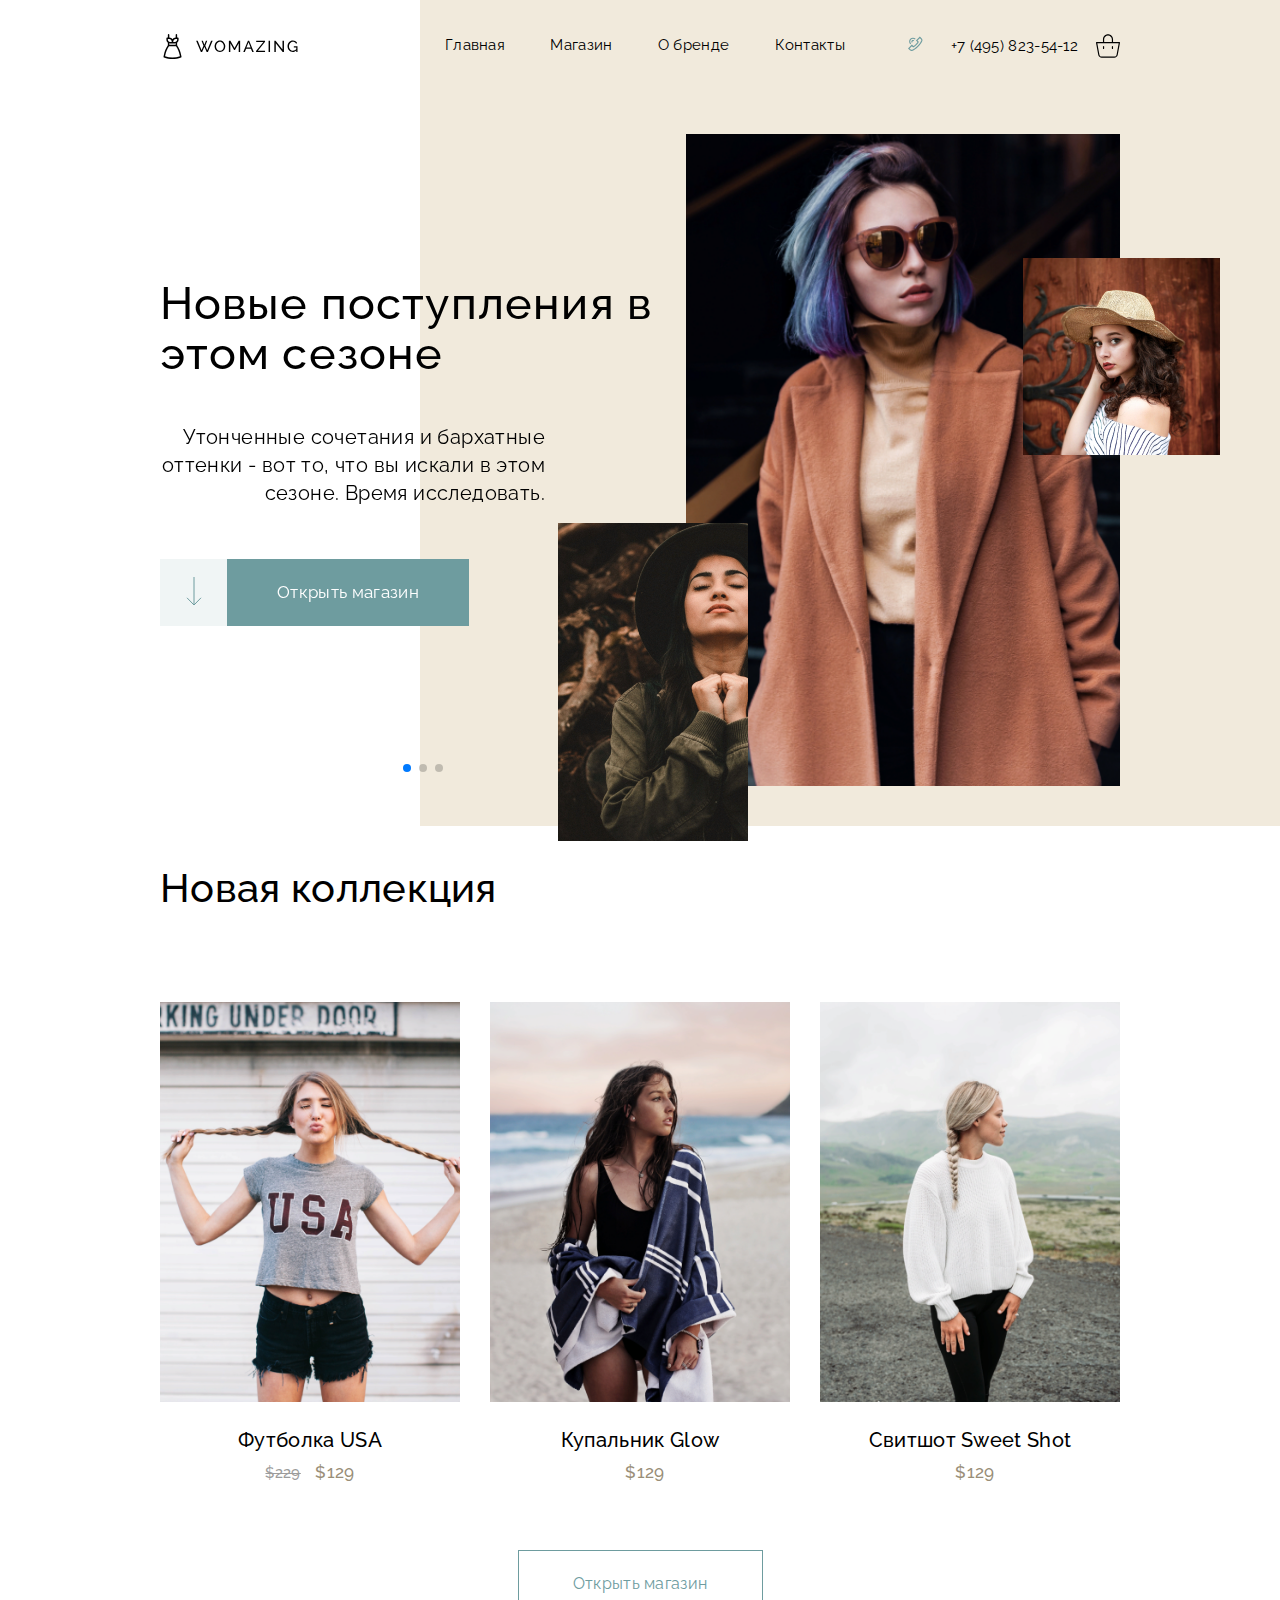
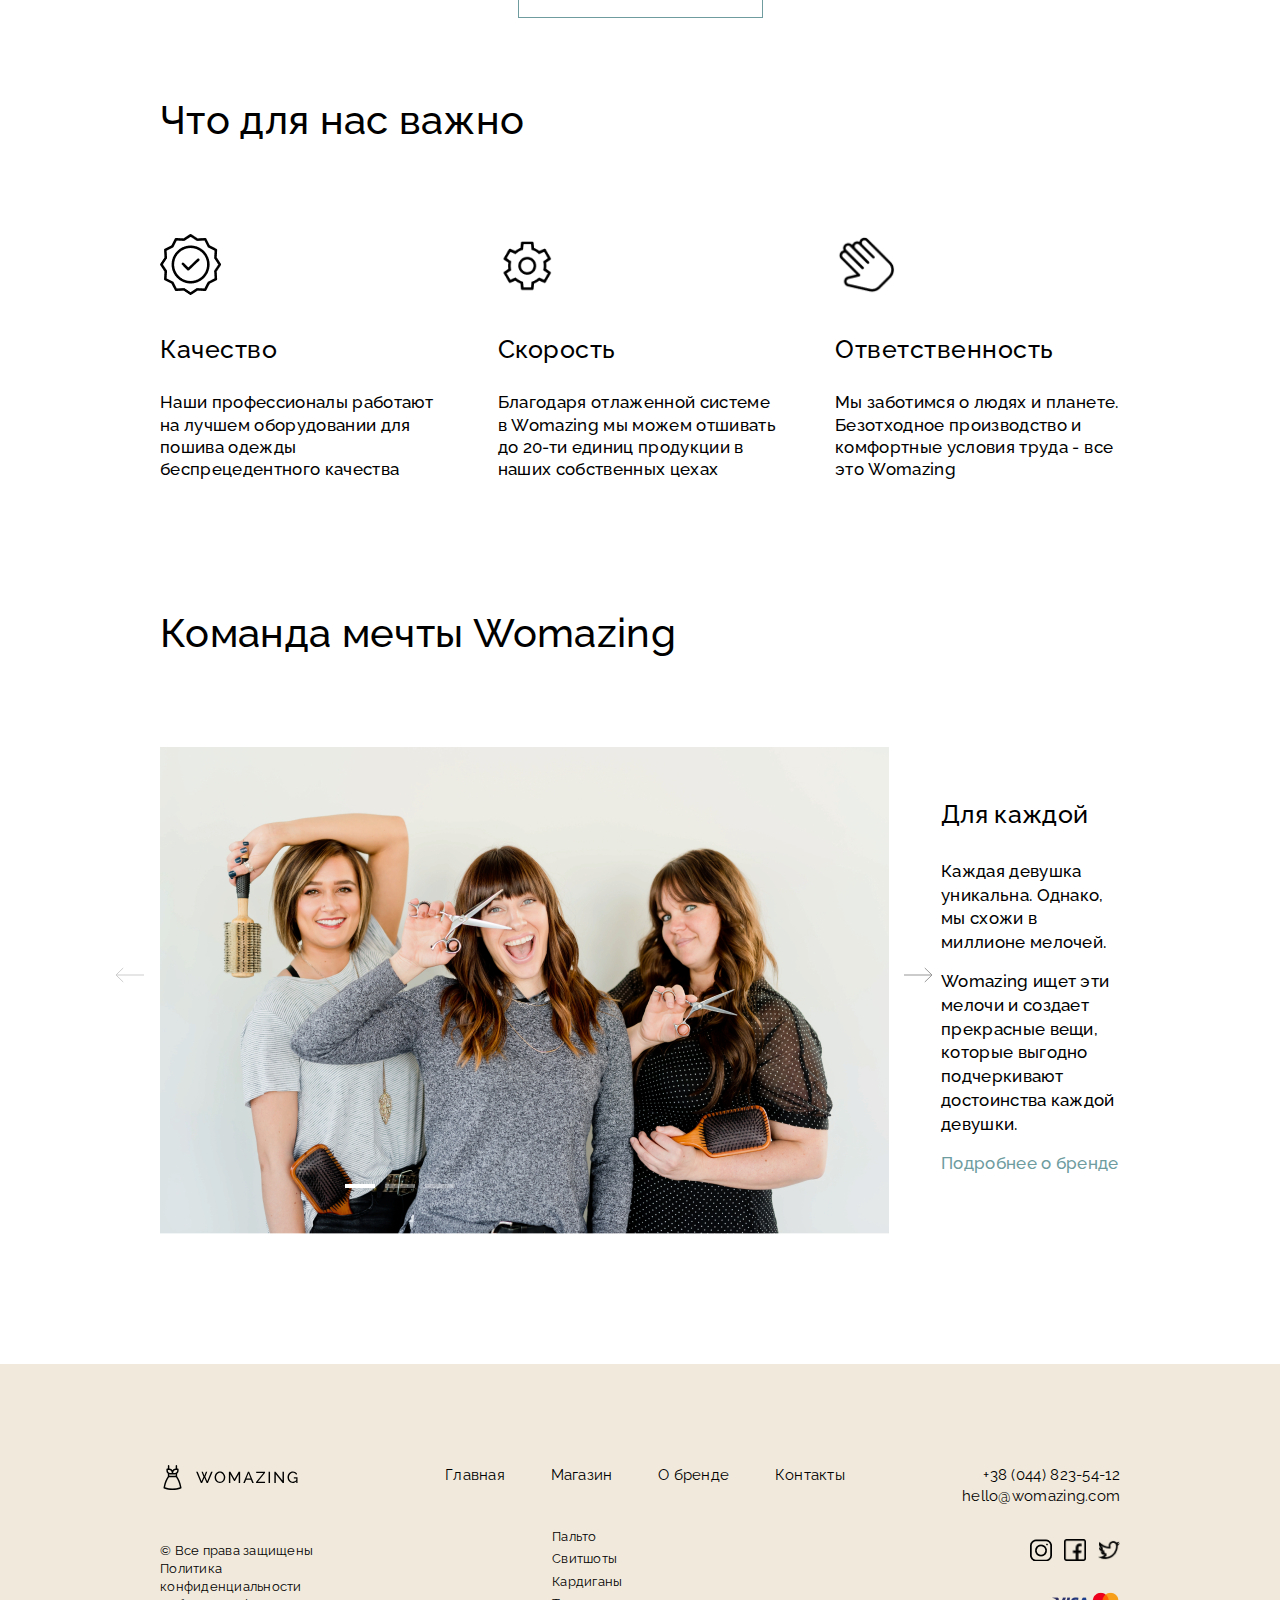
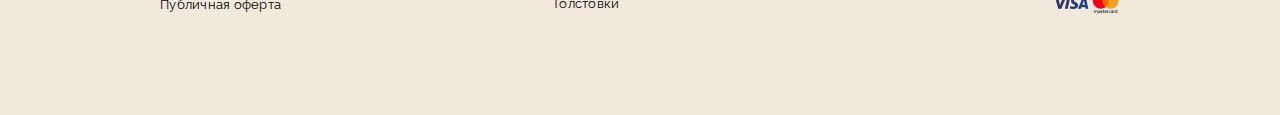
<file: index.html>
<!DOCTYPE html>
<html lang="en">
<head>
    <meta charset="UTF-8">
    <meta http-equiv="X-UA-Compatible" content="IE=edge">
    <meta name="viewport" content="width=device-width, initial-scale=1.0">
    <title>Document</title>
    <link href="https://fonts.googleapis.com/css2?family=Raleway:wght@400;700&display=swap" rel="stylesheet">
    <link rel="stylesheet" href="assets/css/main.css">
    <link rel="stylesheet" href="https://cdn.jsdelivr.net/npm/swiper@10/swiper-bundle.min.css"
/>
</head>
<body>
       <!-- Фиксированная шапка -->
        <header class="header">
            <div class="container">
            <div class="header__menu">
                    <div class="wrapper__header">
                        <div class="logo">
                            <img src="assets/img/header_logo.svg" alt="WOMAZING">
                        </div>
                       <!-- Меню -->
                       <nav class="burger">
                            <ul>
                                <li><a href="index.html">Главная</a></li>
                                <li><a href="shop.html">Магазин</a></li>
                                <li><a href="about.html">О бренде</a></li>
                                <li><a href="contact.html">Контакты</a></li>
                            </ul>
                       </nav>
                      
                       <div class="tel__logo">
                          <button id="open-modal-btn">+7 (495) 823-54-12</button>
                        </div>
                        <!-- Модальное окно -->
                        <div class="modal" id="my-modal">
                            <div class="modal__box">
                                <form class="modal__form js-form" action="assets/php/mail.php" method="get" id="popupResult">
                                    <h2 class="modal__title">Заказать обратный звонок</h2>
                                    <div class="form__field">
                                        <input class="form-control form__type" type="text" name="name" required placeholder="Имя">
                                    </div>
                                    <div class="form__field">
                                        <input class="form-control form__type" type="email" name="email" required placeholder="E-mail">
                                    </div>
                                    <div class="form__field">
                                        <input class="form-control form__type" type="number" name="phone" required placeholder="Телефон">
                                    </div>
                                    <button type="submit" class="close__my__modal__btn btn select-btn" data-submit>Заказать звонок</button>
                                </form>
                            </div>
                            <div class="overlay" id="close-my-modal-btn"></div>
                        </div>
                       
                        <!-- Конец модального окна -->
                        <div class="cart">
                            <a href="cart.html"><img src="assets/img/basket.svg" alt=""></a>
                        </div>
                    </div>
                </div>
            </div>
            <div class="container">
                <div class="header__burger">
                    <span></span>
                    <span></span>
                    <span></span>
                </div>
                <div class="header__hamburger">
                    <ul>
                        <li><a href="index.php">Главная</a></li>
                        <li><a href="shop.html">Магазин</a></li>
                        <li><a href="about.html">О бренде</a></li>
                        <li><a href="contact.html">Контакты</a></li>
                    </ul>
                </div>
            </div>
            
                
        </header>
        <!-- Конец фиксированной шапки -->
         <!-- Первая секция -->
    <section class="header">
        <div class="container">
                <!-- Слайд -->

                <div class="wrapper__img">
                    <div class="swiper">
                        <div class="swiper-wrapper">
                            <div class="swiper-slide">
                                <div class="wrapper">
                                    <div class="wrapper__content">
                                        <h1>Новые поступления
                                            в этом сезоне
                                        </h1>
                                        <p>
                                            Утонченные сочетания и бархатные оттенки -
                                            вот то, что вы искали в этом сезоне. Время исследовать.
                                        </p>
                                        <div class="wrapper__content__btn">
                                            <div class="wrapper__content__btn__down">
                                                <img src="assets/img/down.svg" alt="">
                                            </div>
                                            <a href="shop.html">Открыть магазин</a>
                                        </div>
                                    </div>
                                </div>
                            </div>
                                <div class="swiper-slide">
                                    <div class="wrapper">
                                        <div class="wrapper__content">
                                            <h1>Новые поступления
                                                в этом сезоне
                                            </h1>
                                            <p>
                                                Утонченные сочетания и бархатные оттенки -
                                                вот то, что вы искали в этом сезоне. Время исследовать.
                                            </p>
                                            <div class="wrapper__content__btn">
                                                <div class="wrapper__content__btn__down">
                                                    <img src="assets/img/down.svg" alt="">
                                                </div>
                                                <a href="shop.html">Открыть магазин</a>
                                            </div>
                                        </div>
                                    </div>
                                </div>
                                <div class="swiper-slide">
                                    <div class="wrapper">
                                        <div class="wrapper__content">
                                            <h1>Новые поступления
                                                в этом сезоне
                                            </h1>
                                            <p>
                                                Утонченные сочетания и бархатные оттенки -
                                                вот то, что вы искали в этом сезоне. Время исследовать.
                                            </p>
                                            <div class="wrapper__content__btn">
                                                <div class="wrapper__content__btn__down">
                                                    <img src="assets/img/down.svg" alt="">
                                                </div>
                                                <a href="shop.html">Открыть магазин</a>
                                            </div>
                                        </div>
                                    </div>
                                </div>
                        </div>
                        <div class="swiper-pagination"></div>
                    </div>
                    <div class="wrapper__image" id="scene">
                        <img src="assets/img/img.png"  alt="">
                        <div class="wrapper__image__big"  >
                            <img  src="assets/img/img2.png"  alt="">
                        </div>
                        <div class="wrapper__image__small">
                            <img src="assets/img/img3.png"  alt="">
                        </div>
                    </div>
                </div>
                <!-- Бежевый фон -->
                <div class="background"></div>
                <!-- Конец бежевого фона -->
        </div>          
    </section>
        <!-- Конец первой секции -->
        <!-- Вторая секция -->
    <section class="section">
        <div class="container">
            <h2>
                Новая коллекция
            </h2>
            <div class="collection">
                <a href="#">
                    <div class="collection__img">
                            <img src="assets/img/collection/collection1.png" alt="">
                    </div>
                    <h3>Футболка USA</h3>
                    <div class="price">
                        <del>$229</del>
                        <span>$129</span>
                    </div>
                </a>
                <a href="#">
                    <div class="collection__img">
                            <img src="assets/img/collection/collection2.png" alt="">
                    </div>
                    <h3>Купальник Glow</h3>
                    <div class="price">
                        <del>   </del>
                        <span>$129</span>
                    </div>
                </a>
                <a href="#">
                    <div class="collection__img">
                            <img src="assets/img/collection/collection3.png" alt="">
                    </div>
                    <h3>Свитшот Sweet Shot</h3>
                    <div class="price">
                        <del>   </del>
                        <span>$129</span>
                    </div>
                </a>
            </div>
            <a href="#" class="shop__btn">Открыть магазин</a>
        </div>
    </section>
        <!-- Конец второй секции -->
        <!-- Начало третьей секции -->
    <section class="advantages">
        <div class="container">
            <h2>
                Что для нас важно
            </h2>
            <div class="advantages__wrapper">
                <div class="advantages__wrapper__item">
                    <div class="advantages__wrapper__item__img">
                        <img src="assets/img/important/important3.png" alt="">
                    </div>
                    <h3>Качество</h3>
                    <p>Наши профессионалы работают на
                        лучшем оборудовании для пошива 
                        одежды беспрецедентного 
                        качества
                    </p>
                </div>
                <div class="advantages__wrapper__item">
                    <div class="advantages__wrapper__item__img">
                        <img src="assets/img/important/important2.png" alt="">
                    </div>
                    <h3>Скорость</h3>
                    <p>Благодаря отлаженной системе в 
                        Womazing мы можем отшивать до 
                        20-ти единиц продукции в наших 
                        собственных цехах
                    </p>
                </div>
                <div class="advantages__wrapper__item">
                    <div class="advantages__wrapper__item__img">
                        <img src="assets/img/important/important1.png" alt="">
                    </div>
                    <h3>Ответственность</h3>
                    <p>Мы заботимся о людях и планете.
                        Безотходное производство и 
                        комфортные условия труда - все 
                        это Womazing
                    </p>
                </div>
            </div>
           
        </div>
    </section>
        <!-- Конец третьей секции -->
        <!-- Начало четвертой секции -->
    <section class="team">
        <div class="container">
            <h2>Команда мечты Womazing</h2>
            <div class="team__wrapper">
                <div class="flex__wrapper">
                    <div class="slider__wrapper">
                        <div class="slide active">
                            <div class="team__wrapper__img">
                                <img src="assets/img/team.png" alt="">
                            </div>
                        </div>
                        <div class="slide ">
                            <div class="team__wrapper__img">
                                <img src="assets/img/team2.png" alt="">
                            </div>
                        </div>
                        <div class="slide ">
                            <div class="team__wrapper__img">
                                <img src="assets/img/team3.png" alt="">
                            </div>
                        </div>
                        <div class="btn__prev" id="btn-prev"></div>
                        <div class="btn__next" id="btn-next"></div>
                        <div class="dots__wrapper">
                            <span class="dot active"></span>
                            <span class="dot"></span>
                            <span class="dot"></span>
                        </div>
                    </div>
                    
                </div>
                    
                    
                        <!-- Текст слайда -->
                        <div class="team__wrapper__content">
                            <h3>
                                Для каждой
                            </h3>
                            <p class="team__wrapper__content__text">
                                Каждая девушка уникальна. Однако, мы схожи в миллионе мелочей.
                            </p>
                            <p class="team__wrapper__content__text">
                                Womazing ищет эти мелочи и создает прекрасные вещи, 
                                которые выгодно подчеркивают достоинства каждой девушки.
                            </p>
                            <a href="#">Подробнее о бренде</a>
                    </div>
                <!-- Конец текста слайда -->
            </div>
        </div>
    </section>
        <!-- Конец четвертой секции  -->
        <!-- Начало подвала -->
    <footer>
        <div class="container">
            <div class="basement">
                <div class="basement__content">
                    <div class="basement__img">
                        <img src="assets/img/header_logo.svg" alt="">
                    </div>
                    <p>
                        © Все права защищены
                        Политика конфиденциальности
                        Публичная оферта
                    </p>
                </div>
                <div class="basement__menu">
                    <div class="basement__menu__list">
                        <ul>
                            <li>
                                <a href="#">Главная</a>
                            </li>
                            <li>
                                <a href="#">Магазин</a>
                            </li>
                            <li>
                                <a href="#">О бренде</a>
                            </li>
                            <li>
                                <a href="#">Контакты</a>
                            </li>
                        </ul>
                    </div>
                    <div class="basement__menu__category">
                        <ul>
                            <li>
                                <a href="#">Пальто</a>
                            </li>
                            <li>
                                <a href="#">Свитшоты</a>
                            </li>
                            <li>
                                <a href="#">Кардиганы</a>
                            </li>
                            <li>
                                <a href="#">Толстовки</a>
                            </li>
                        </ul>
                    </div>
                </div>
                <!-- Картинки социальных сетей -->
                <div class="basement__menu__link">
                    <div class="basement__menu__link__a">   
                        <a href="tel:+38 (044) 823-54-12">+38 (044) 823-54-12</a>
                        <a href="mailto:hello@womazing.com">hello@womazing.com</a>
                    </div>
                    <div class="basement__menu__link__social">
                        <div class="basement__menu__link__social__img">
                            <img src="assets/img/instagram.png" alt="">
                        </div>
                        <div class="basement__menu__link__social__img">
                            <img src="assets/img/facebook.png" alt="">
                        </div>
                        <div class="basement__menu__link__social__img">
                            <img src="assets/img/twitter.png" alt="">
                        </div>
                        <div class="basement__menu__link__social__visa">
                            <img src="assets/img/visa-mastercard.png" alt="">
                        </div>
                    </div>
                </div>
                <!--Конец картинки социальных сетей -->
            </div>
        </div>
    </footer>
        <!-- Конец подвала -->
    <script src="assets/js/jquery-3.6.4.min.js"></script>
    <script src="https://cdn.jsdelivr.net/npm/swiper@10/swiper-bundle.min.js"></script>
    <script src="assets/js/jquery.validate.min.js"></script>
    <script src="assets/js/main.js"></script>
    
</body>
</html>
</file>
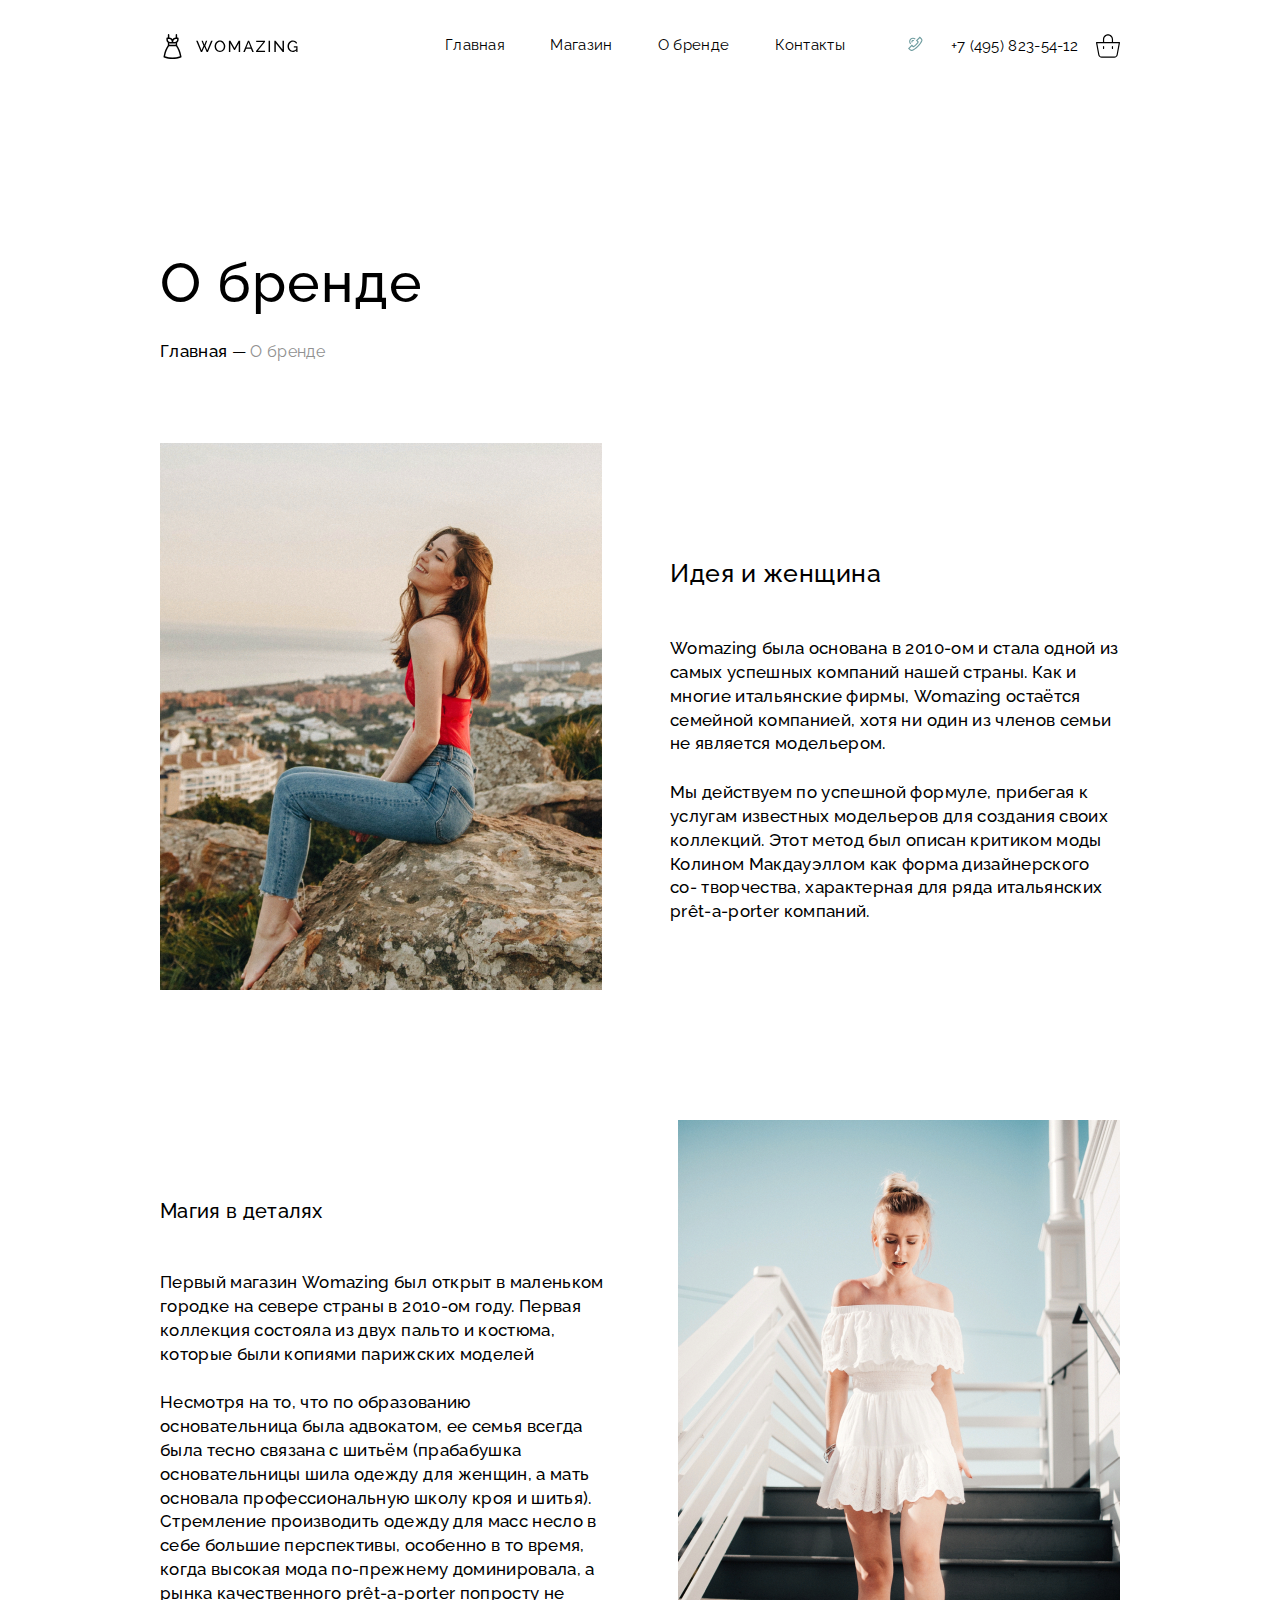
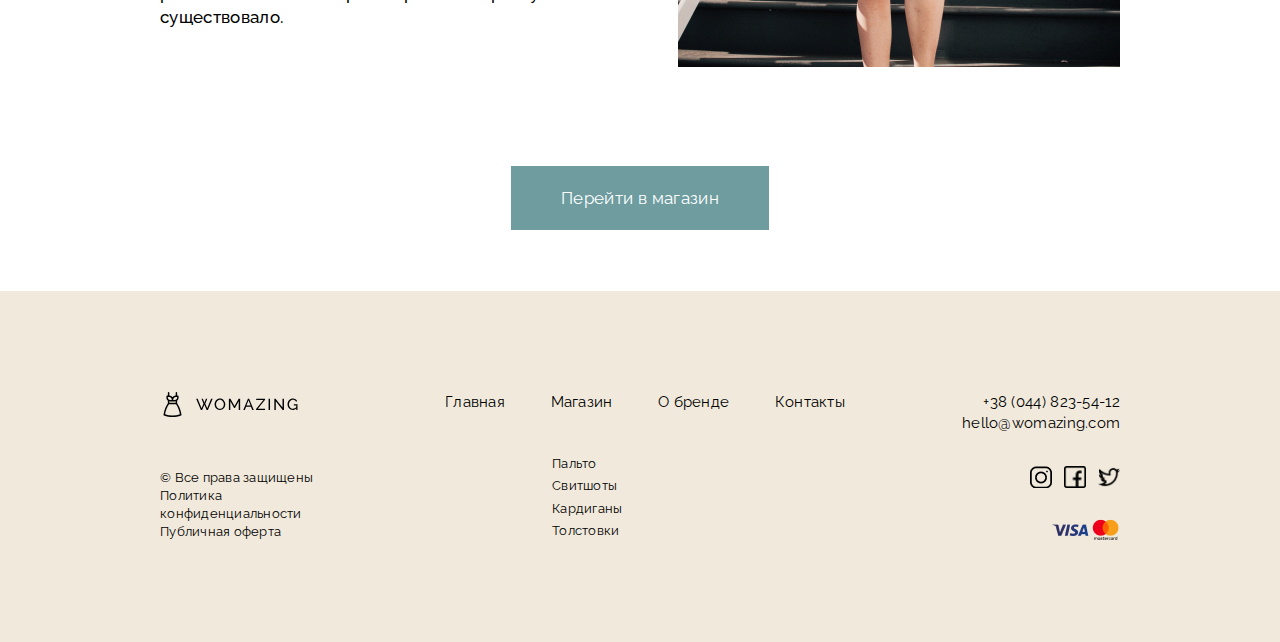
<file: about.html>
<!DOCTYPE html>
<html lang="en">
    <head>
        <meta charset="UTF-8">
        <meta http-equiv="X-UA-Compatible" content="IE=edge">
        <meta name="viewport" content="width=device-width, initial-scale=1.0">
        <title>Document</title>
        <link href="https://fonts.googleapis.com/css2?family=Raleway:wght@400;700&display=swap" rel="stylesheet">
        <link rel="stylesheet" href="assets/css/main.css">
    </head>
<body>
    <!-- Шапка -->
    <header class="header">
        <div class="container">
        <div class="header__menu">
                <div class="wrapper__header">
                    <div class="logo">
                        <img src="assets/img/header_logo.svg" alt="WOMAZING">
                    </div>
                   <!-- Меню -->
                   <nav class="burger">
                        <ul>
                            <li><a href="index.html">Главная</a></li>
                            <li><a href="shop.html">Магазин</a></li>
                            <li><a href="about.html">О бренде</a></li>
                            <li><a href="contact.html">Контакты</a></li>
                        </ul>
                   </nav>
                  
                   <div class="tel__logo">
                      <button id="open-modal-btn">+7 (495) 823-54-12</button>
                    </div>
                    <!-- Модальное окно -->
                    <div class="modal" id="my-modal">
                        <div class="modal__box">
                            <form class="modal__form js-form" action="assets/php/mail.php" method="get" id="popupResult">
                                <h2 class="modal__title">Заказать обратный звонок</h2>
                                <div class="form__field">
                                    <input class="form-control form__type" type="text" name="name" required placeholder="Имя">
                                </div>
                                <div class="form__field">
                                    <input class="form-control form__type" type="email" name="email" required placeholder="E-mail">
                                </div>
                                <div class="form__field">
                                    <input class="form-control form__type" type="number" name="phone" required placeholder="Телефон">
                                </div>
                                <button type="submit" class="close__my__modal__btn btn select-btn" data-submit>Заказать звонок</button>
                            </form>
                        </div>
                        <div class="overlay" id="close-my-modal-btn"></div>
                    </div>
                   
                    <!-- Конец модального окна -->
                    <div class="cart">
                        <a href="cart.html"><img src="assets/img/basket.svg" alt=""></a>
                    </div>
                </div>
            </div>
        </div>
        
        <div class="header__burger">
            <span></span>
            <span></span>
            <span></span>
        </div>
        <div class="header__hamburger">
            <ul>
                <li><a href="index.php">Главная</a></li>
                <li><a href="shop.html">Магазин</a></li>
                <li><a href="about.html">О бренде</a></li>
                <li><a href="contact.html">Контакты</a></li>
            </ul>
        </div>
            
    </header>
    <section class="header">
        <div class="container">
            
            <div class="about">
                <h1>О бренде</h1>
                <div class="about__crumbs">
                    <a href="index.html">Главная</a>
                    <span>—</span>
                    <span>О бренде</span>
                </div>
            </div>
        </div>
    </ы>
      <section class="section">
        <div class="container">
            
            <div class="aboutinfo">
                <div class="aboutinfo__frame">
                    <img src="assets/img/about/about1.png" alt="">
                </div>
                <div class="aboutinfo__text">
                    <h3>Идея и женщина</h3>
                    <p>
                        Womazing была основана в 2010-ом и стала
                        одной из самых успешных компаний нашей
                        страны. Как и многие итальянские фирмы,
                        Womazing остаётся семейной компанией, хотя
                        ни один из членов семьи не является модельером. 
                        
                    </p>
                    <p>
                        Мы действуем по успешной
                        формуле, прибегая к услугам известных модельеров для создания своих коллекций.
                        Этот метод был описан критиком моды Колином Макдауэллом как форма дизайнерского со-
                        творчества, характерная для ряда итальянских prêt-a-porter компаний.
                    </p>
                </div>
            </div>
            <div class="aboutmagic">
                <div class="aboutmagic__text">
                    <h3>Магия в деталях</h3>
                    <p>
                        Первый магазин Womazing был открыт в маленьком городке на севере страны в 2010-ом
                        году. Первая коллекция состояла из двух пальто и костюма, которые были копиями парижских моделей
                    </p>
                    <p>
                        Несмотря на то, что по образованию основательница была адвокатом,
                        ее семья всегда была тесно связана с шитьём (прабабушка основательницы шила одежду для
                        женщин, а мать основала профессиональную школу кроя и шитья). Стремление производить
                        одежду для масс несло в себе большие перспективы, особенно в то время, когда
                        высокая мода по-прежнему доминировала, а рынка качественного prêt-a-porter попросту не существовало.
                    </p>
                </div>
                <div class="aboutmagic__img">
                    <img src="assets/img/about/about2.png" alt="">
                </div>
            </div>
            <div class="about__btn">
                <a href="shop.html">Перейти в магазин</a>
            </div>
               
        </div>
      </section>
            <!-- Начало подвала -->
            <footer>
                <div class="container">
                    <div class="basement">
                        <div class="basement__content">
                            <div class="basement__img">
                                <img src="assets/img/header_logo.svg" alt="">
                            </div>
                            <p>
                                © Все права защищены
                                Политика конфиденциальности
                                Публичная оферта
                            </p>
                        </div>
                        <div class="basement__menu">
                            <div class="basement__menu__list">
                                <ul>
                                    <li>
                                        <a href="#">Главная</a>
                                    </li>
                                    <li>
                                        <a href="#">Магазин</a>
                                    </li>
                                    <li>
                                        <a href="#">О бренде</a>
                                    </li>
                                    <li>
                                        <a href="#">Контакты</a>
                                    </li>
                                </ul>
                            </div>
                            <div class="basement__menu__category">
                                <ul>
                                    <li>
                                        <a href="#">Пальто</a>
                                    </li>
                                    <li>
                                        <a href="#">Свитшоты</a>
                                    </li>
                                    <li>
                                        <a href="#">Кардиганы</a>
                                    </li>
                                    <li>
                                        <a href="#">Толстовки</a>
                                    </li>
                                </ul>
                            </div>
                        </div>
                        <!-- Картинки социальных сетей -->
                        <div class="basement__menu__link">
                            <div class="basement__menu__link__a">   
                                <a href="tel:+38 (044) 823-54-12">+38 (044) 823-54-12</a>
                                <a href="mailto:hello@womazing.com">hello@womazing.com</a>
                            </div>
                            <div class="basement__menu__link__social">
                                <div class="basement__menu__link__social__img">
                                    <img src="assets/img/instagram.png" alt="">
                                </div>
                                <div class="basement__menu__link__social__img">
                                    <img src="assets/img/facebook.png" alt="">
                                </div>
                                <div class="basement__menu__link__social__img">
                                    <img src="assets/img/twitter.png" alt="">
                                </div>
                                <div class="basement__menu__link__social__visa">
                                    <img src="assets/img/visa-mastercard.png" alt="">
                                </div>
                            </div>
                        </div>
                        <!--Конец картинки социальных сетей -->
                    </div>
                </div>
            </footer>
        <!-- Конец подвала -->

</body>
</html>
</file>
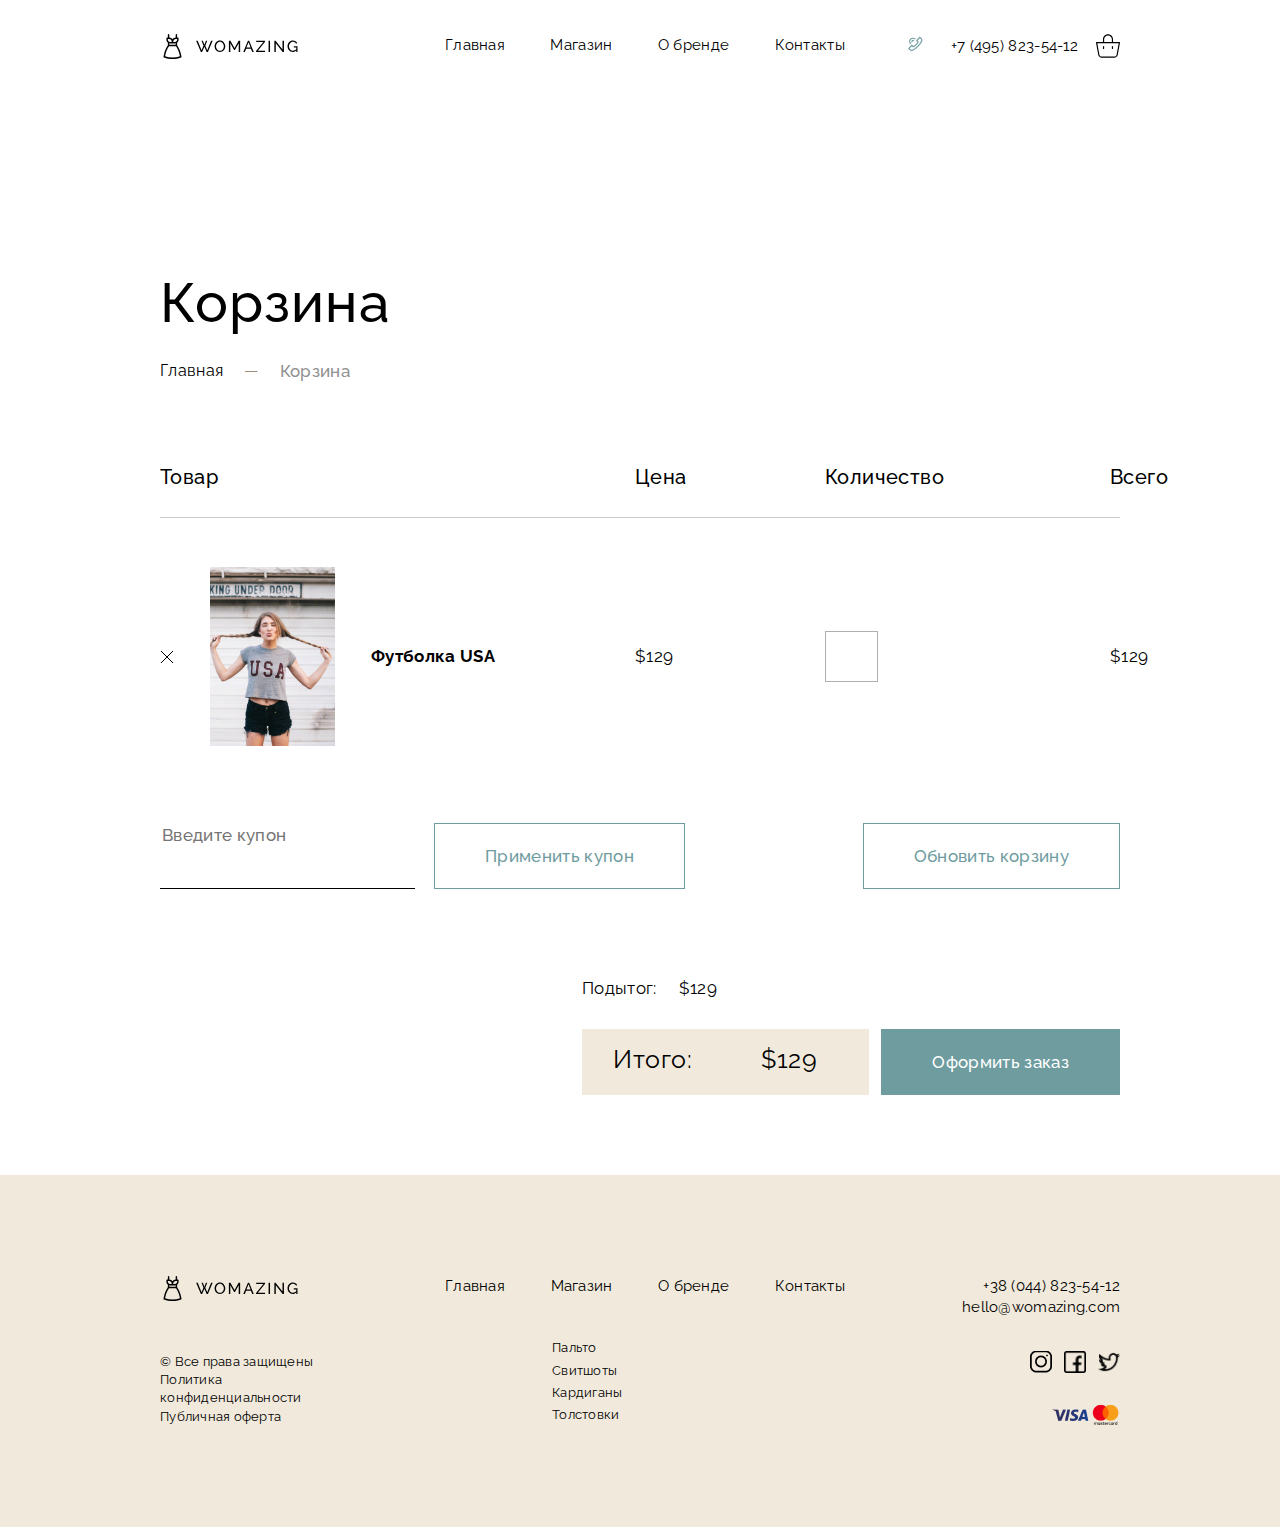
<file: cart.html>
<!DOCTYPE html>
<html lang="en">
    <head>
        <meta charset="UTF-8">
        <meta http-equiv="X-UA-Compatible" content="IE=edge">
        <meta name="viewport" content="width=device-width, initial-scale=1.0">
        <title>Document</title>
        <link href="https://fonts.googleapis.com/css2?family=Raleway:wght@400;700&display=swap" rel="stylesheet">
        <link rel="stylesheet" href="assets/css/main.css">
    </head>
<body>
    <!-- Шапка -->
    <header class="header">
        <div class="container">
        <div class="header__menu">
                <div class="wrapper__header">
                    <div class="logo">
                        <img src="assets/img/header_logo.svg" alt="WOMAZING">
                    </div>
                   <!-- Меню -->
                   <nav class="burger">
                        <ul>
                            <li><a href="index.html">Главная</a></li>
                            <li><a href="shop.html">Магазин</a></li>
                            <li><a href="about.html">О бренде</a></li>
                            <li><a href="contact.html">Контакты</a></li>
                        </ul>
                   </nav>
                  
                   <div class="tel__logo">
                      <button id="open-modal-btn">+7 (495) 823-54-12</button>
                    </div>
                    <!-- Модальное окно -->
                    <div class="modal" id="my-modal">
                        <div class="modal__box">
                            <form class="modal__form js-form" action="assets/php/mail.php" method="get" id="popupResult">
                                <h2 class="modal__title">Заказать обратный звонок</h2>
                                <div class="form__field">
                                    <input class="form-control form__type" type="text" name="name" required placeholder="Имя">
                                </div>
                                <div class="form__field">
                                    <input class="form-control form__type" type="email" name="email" required placeholder="E-mail">
                                </div>
                                <div class="form__field">
                                    <input class="form-control form__type" type="number" name="phone" required placeholder="Телефон">
                                </div>
                                <button type="submit" class="close__my__modal__btn btn select-btn" data-submit>Заказать звонок</button>
                            </form>
                        </div>
                        <div class="overlay" id="close-my-modal-btn"></div>
                    </div>
                   
                    <!-- Конец модального окна -->
                    <div class="cart">
                        <a href="cart.html"><img src="assets/img/basket.svg" alt=""></a>
                    </div>
                </div>
            </div>
        </div>
        
        <div class="header__burger">
            <span></span>
            <span></span>
            <span></span>
        </div>
        <div class="header__hamburger">
            <ul>
                <li><a href="index.php">Главная</a></li>
                <li><a href="shop.html">Магазин</a></li>
                <li><a href="about.html">О бренде</a></li>
                <li><a href="contact.html">Контакты</a></li>
            </ul>
        </div>
            
    </header>
    <section class="header">
        <div class="container">
            <div class="crumbs">
                <h1>
                    Корзина
                </h1>
                <div class="contact__info">
                    <a href="index.html">Главная</a>
                    <span>—</span>
                    <p>Корзина</p>
                </div>  
            </div>
        </div>
    </section>
      <section class="section">
        <div class="container">
            <div class="basket-wrapper">
                <p>Товар</p>
                <p>Цена</p>
                <p>Количество</p>
                <p>Всего</p>
            </div>
            <div class="info-wrapper">
                    <div class="close">
                        <img src="assets/img/delete.svg" alt="close">
                    </div>
                    <div class="basket__img">
                        <img src="assets/img/shop/img12.png" alt="">
                    </div>
                    <h5>Футболка USA</h5>
                    <p>$129</p>
                    <input type="number" class="quantity">
                    <p>$129</p>
            </div>
            <div class="coupon">
                <div class="coupon-wrapper">
                    <div class="coupon__input">
                        <input type="text" placeholder="Введите купон" class="coupon__input__text">
                    </div>
                    <div class="coupon__submit">
                        <input type="submit" value="Применить купон" class="coupon__submit__enter">
                    </div>
                </div>
                <div class="coupon__basket">
                    <input type="submit" value="Обновить корзину" class="coupon__submit__basket">
                </div>
            </div>
            <div class="total__price">
                <div class="total__price__info">
                    <p>Подытог:</p>
                    <p>$129</p>
                </div>
                <div class="total-wrapper">
                    <div class="total__price__wrapper__info">
                        <p>Итого:</p>
                        <p>$129</p>
                    </div>
                    <div class="total__price__wrapper__btn">
                        <input type="submit" value="Оформить заказ" class="total__btn">
                    </div>
                </div>
            </div>
            <div class="wrapper__none">
                <div class="cart__mobile">
                    <div class="cart__info">
                        <p>Товар:</p>
                        <h5>Футболка USA</h5>
                    </div>
                    <div class="cart__info">
                        <p>Цена:</p>
                        <p>$129</p>
                    </div>
                    <div class="cart__number">
                        <p>Количество:</p>
                        <input type="number" class="input__mobile">
                    </div>
                    <div class="cart__info">
                        <p>Всего:</p>
                        <p>$129</p>
                    </div>
                </div>
                <div class="wrapper__mobile">
                    <div class="mobile__coupon">
                        <input type="text" class="mobile__coupon__input" placeholder="Введите купон">
                    </div>
                    <div class="mobile__submit">
                        <input type="submit" value="Применить купон" class="mibile__enter">
                    </div>
                </div>
                <div class="mobile__basket">
                    <input type="submit" value="Обновить корзину" class="submit__mobile">
                </div>
                <div class="total__mobile">
                    <div class="total__mobile__price">
                        <p>Подытог:</p>
                        <p>$129</p>
                    </div>
                    <div class="total__mobile__wrapper">
                        <div class="total__price__info">
                            <p>Итого:</p>
                            <p>$129</p>
                        </div>
                        <div class="total__mobile__btn">
                            <input type="submit" value="Оформить заказ" class="mobile__total__btn">
                        </div>
                    </div>
                </div>
            </div>
           
        </div>
            
      </section>
        

            <!-- Начало подвала -->
            <footer>
                <div class="container">
                    <div class="basement">
                        <div class="basement__content">
                            <div class="basement__img">
                                <img src="assets/img/header_logo.svg" alt="">
                            </div>
                            <p>
                                © Все права защищены
                                Политика конфиденциальности
                                Публичная оферта
                            </p>
                        </div>
                        <div class="basement__menu">
                            <div class="basement__menu__list">
                                <ul>
                                    <li>
                                        <a href="#">Главная</a>
                                    </li>
                                    <li>
                                        <a href="#">Магазин</a>
                                    </li>
                                    <li>
                                        <a href="#">О бренде</a>
                                    </li>
                                    <li>
                                        <a href="#">Контакты</a>
                                    </li>
                                </ul>
                            </div>
                            <div class="basement__menu__category">
                                <ul>
                                    <li>
                                        <a href="#">Пальто</a>
                                    </li>
                                    <li>
                                        <a href="#">Свитшоты</a>
                                    </li>
                                    <li>
                                        <a href="#">Кардиганы</a>
                                    </li>
                                    <li>
                                        <a href="#">Толстовки</a>
                                    </li>
                                </ul>
                            </div>
                        </div>
                        <!-- Картинки социальных сетей -->
                        <div class="basement__menu__link">
                            <div class="basement__menu__link__a">   
                                <a href="tel:+38 (044) 823-54-12">+38 (044) 823-54-12</a>
                                <a href="mailto:hello@womazing.com">hello@womazing.com</a>
                            </div>
                            <div class="basement__menu__link__social">
                                <div class="basement__menu__link__social__img">
                                    <img src="assets/img/instagram.png" alt="">
                                </div>
                                <div class="basement__menu__link__social__img">
                                    <img src="assets/img/facebook.png" alt="">
                                </div>
                                <div class="basement__menu__link__social__img">
                                    <img src="assets/img/twitter.png" alt="">
                                </div>
                                <div class="basement__menu__link__social__visa">
                                    <img src="assets/img/visa-mastercard.png" alt="">
                                </div>
                            </div>
                        </div>
                        <!--Конец картинки социальных сетей -->
                    </div>
                </div>
            </footer>
        <!-- Конец подвала -->

</body>
</html>
</file>
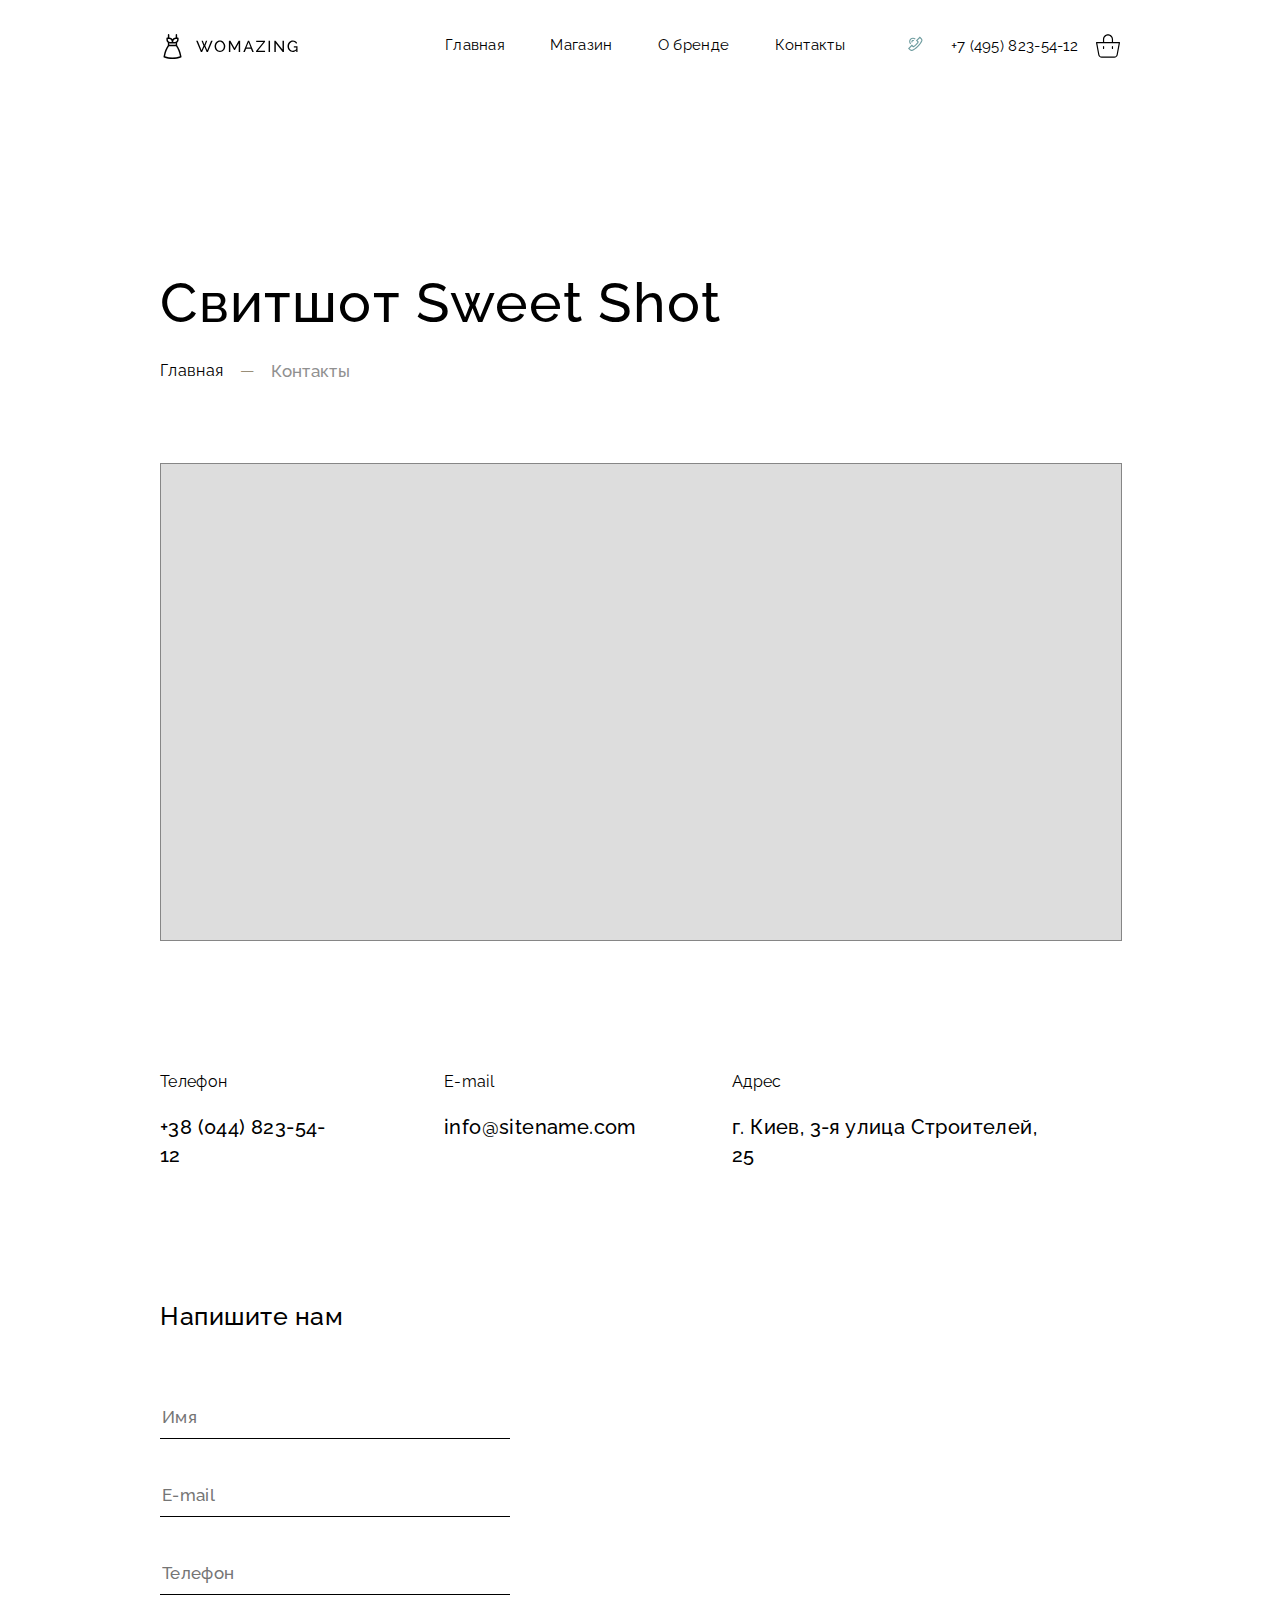
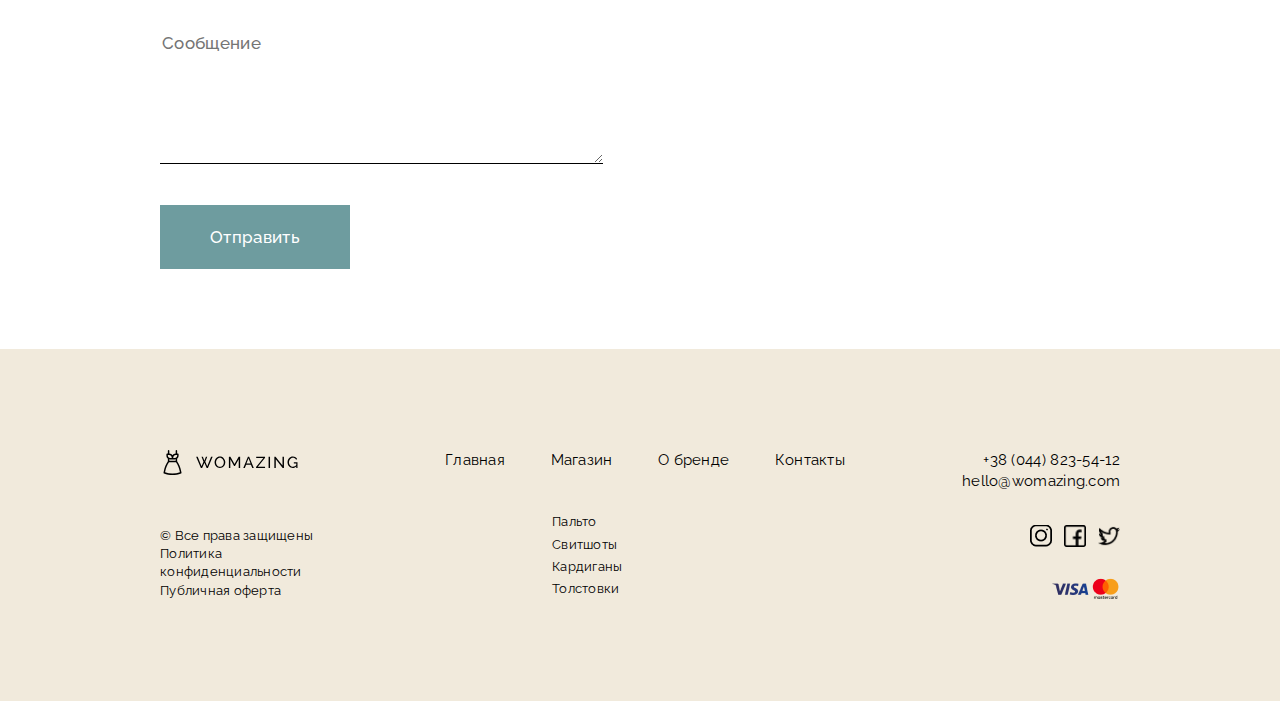
<file: contact.html>
<!DOCTYPE html>
<html lang="en">
    <head>
        <meta charset="UTF-8">
        <meta http-equiv="X-UA-Compatible" content="IE=edge">
        <meta name="viewport" content="width=device-width, initial-scale=1.0">
        <title>Document</title>
        <link href="https://fonts.googleapis.com/css2?family=Raleway:wght@400;700&display=swap" rel="stylesheet">
        <link rel="stylesheet" href="assets/css/main.css">
    </head>
<body>
    <!-- Фиксированная шапка -->
    <header class="header">
        <div class="container">
        <div class="header__menu">
                <div class="wrapper__header">
                    <div class="logo">
                        <img src="assets/img/header_logo.svg" alt="WOMAZING">
                    </div>
                   <!-- Меню -->
                   <nav class="burger">
                        <ul>
                            <li><a href="index.html">Главная</a></li>
                            <li><a href="shop.html">Магазин</a></li>
                            <li><a href="about.html">О бренде</a></li>
                            <li><a href="contact.html">Контакты</a></li>
                        </ul>
                   </nav>
                  
                   <div class="tel__logo">
                      <button id="open-modal-btn">+7 (495) 823-54-12</button>
                    </div>
                    <!-- Модальное окно -->
                    <div class="modal" id="my-modal">
                        <div class="modal__box">
                            <form class="modal__form js-form" action="assets/php/mail.php" method="get" id="popupResult">
                                <h2 class="modal__title">Заказать обратный звонок</h2>
                                <div class="form__field">
                                    <input class="form-control form__type" type="text" name="name" required placeholder="Имя">
                                </div>
                                <div class="form__field">
                                    <input class="form-control form__type" type="email" name="email" required placeholder="E-mail">
                                </div>
                                <div class="form__field">
                                    <input class="form-control form__type" type="number" name="phone" required placeholder="Телефон">
                                </div>
                                <button type="submit" class="close__my__modal__btn btn select-btn" data-submit>Заказать звонок</button>
                            </form>
                        </div>
                        <div class="overlay" id="close-my-modal-btn"></div>
                    </div>
                   
                    <!-- Конец модального окна -->
                    <div class="cart">
                        <a href="cart.html"><img src="assets/img/basket.svg" alt=""></a>
                    </div>
                </div>
            </div>
        </div>
        
        <div class="header__burger">
            <span></span>
            <span></span>
            <span></span>
        </div>
        <div class="header__hamburger">
            <ul>
                <li><a href="index.php">Главная</a></li>
                <li><a href="shop.html">Магазин</a></li>
                <li><a href="about.html">О бренде</a></li>
                <li><a href="contact.html">Контакты</a></li>
            </ul>
        </div>
            
    </header>
    <section class="header">

        <div class="container">
            <div class="crumbs">
                <h1>
                    Свитшот Sweet Shot
                </h1>
                <div class="contact__info">
                    <a href="index.html">Главная</a>
                    <span>—</span>
                    <p>Контакты</p>
                </div>  
            </div>
        </div>
    </section>
      <section class="section">
        <div class="container">
           <div class="map">
            <iframe src="https://yandex.ru/map-widget/v1/?um=constructor%3Abc5b276e00796877c60c8d2dbeef752047b07dbf0ef2256df2ada536d522a235&amp;source=constructor"
             width="1110" height="476" frameborder="0"></iframe>
           </div>
           <div class="connection">
                <div class="connection__number">
                    <p>Телефон</p>
                    <span>+38 (044) 823-54-12</span>
                </div>
                <div class="connection__mail">
                    <p>E-mail</p>
                    <span>info@sitename.com</span>
                </div>
                <div class="connection__address">
                    <p>Адрес</p>
                    <span>г. Киев, 3-я улица Строителей, 25</span>
                </div>
           </div>
           <div class="form">
                <h2>Напишите нам</h2>
                    <form action="#" method="post">
                        <div class="form__name">  
                            <input type="text" name="text" class="form-control" placeholder="Имя">
                        </div>
                        <div class="form__mail">
                            <input type="email" name="mail" class="form-control" placeholder="E-mail">
                        </div>
                        <div class="form__number">
                            <input type="number" name="number" class="form-control" placeholder="Телефон">
                        </div>
                        <div class="form__text">
                            <textarea class="form__area" name="textarea" id="form__control" cols="30" rows="10" placeholder="Сообщение"></textarea>
                        </div>
                        <div class="form__btn">
                            <input type="submit" class="form__btn__input" value="Отправить">
                        </div>
                    </form>  
           </div>

        </div>
      </section>
        

            <!-- Начало подвала -->
            <footer>
                <div class="container">
                    <div class="basement">
                        <div class="basement__content">
                            <div class="basement__img">
                                <img src="assets/img/header_logo.svg" alt="">
                            </div>
                            <p>
                                © Все права защищены
                                Политика конфиденциальности
                                Публичная оферта
                            </p>
                        </div>
                        <div class="basement__menu">
                            <div class="basement__menu__list">
                                <ul>
                                    <li>
                                        <a href="#">Главная</a>
                                    </li>
                                    <li>
                                        <a href="#">Магазин</a>
                                    </li>
                                    <li>
                                        <a href="#">О бренде</a>
                                    </li>
                                    <li>
                                        <a href="#">Контакты</a>
                                    </li>
                                </ul>
                            </div>
                            <div class="basement__menu__category">
                                <ul>
                                    <li>
                                        <a href="#">Пальто</a>
                                    </li>
                                    <li>
                                        <a href="#">Свитшоты</a>
                                    </li>
                                    <li>
                                        <a href="#">Кардиганы</a>
                                    </li>
                                    <li>
                                        <a href="#">Толстовки</a>
                                    </li>
                                </ul>
                            </div>
                        </div>
                        <!-- Картинки социальных сетей -->
                        <div class="basement__menu__link">
                            <div class="basement__menu__link__a">   
                                <a href="tel:+38 (044) 823-54-12">+38 (044) 823-54-12</a>
                                <a href="mailto:hello@womazing.com">hello@womazing.com</a>
                            </div>
                            <div class="basement__menu__link__social">
                                <div class="basement__menu__link__social__img">
                                    <img src="assets/img/instagram.png" alt="">
                                </div>
                                <div class="basement__menu__link__social__img">
                                    <img src="assets/img/facebook.png" alt="">
                                </div>
                                <div class="basement__menu__link__social__img">
                                    <img src="assets/img/twitter.png" alt="">
                                </div>
                                <div class="basement__menu__link__social__visa">
                                    <img src="assets/img/visa-mastercard.png" alt="">
                                </div>
                            </div>
                        </div>
                        <!--Конец картинки социальных сетей -->
                    </div>
                </div>
            </footer>
        <!-- Конец подвала -->

</body>
</html>
</file>
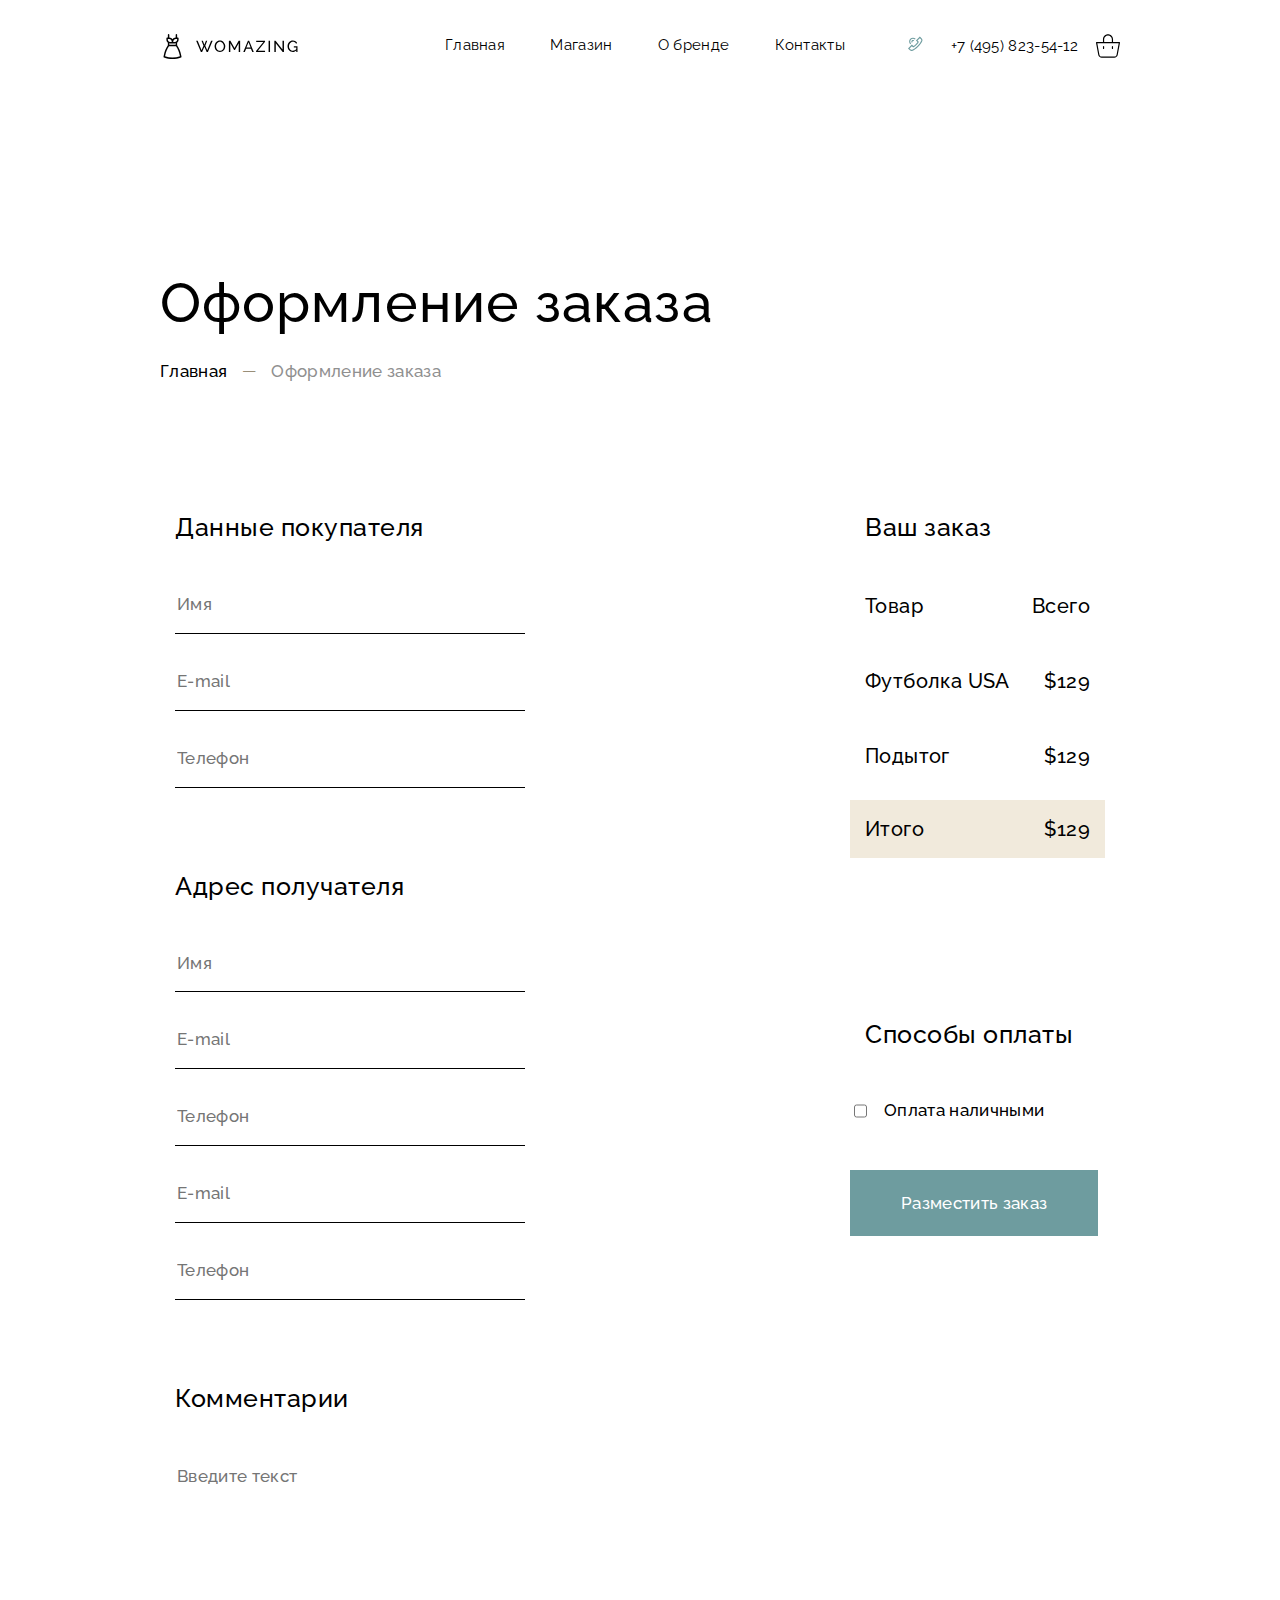
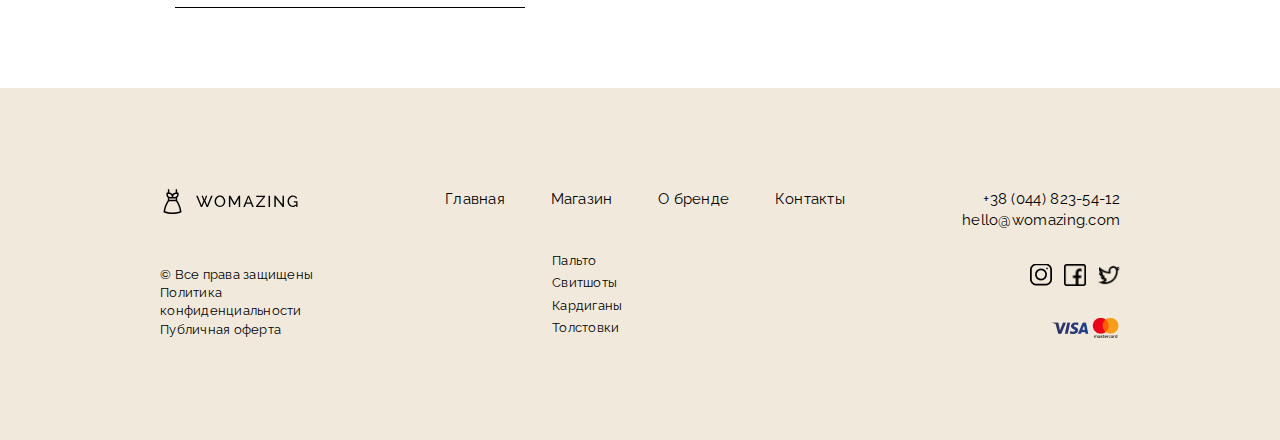
<file: ordering.html>
<!DOCTYPE html>
<html lang="en">
    <head>
        <meta charset="UTF-8">
        <meta http-equiv="X-UA-Compatible" content="IE=edge">
        <meta name="viewport" content="width=device-width, initial-scale=1.0">
        <title>Document</title>
        <link href="https://fonts.googleapis.com/css2?family=Raleway:wght@400;700&display=swap" rel="stylesheet">
        <link rel="stylesheet" href="assets/css/main.css">
    </head>
<body>
     <!-- Фиксированная шапка -->
     <header class="header">
        <div class="container">
        <div class="header__menu">
                <div class="wrapper__header">
                    <div class="logo">
                        <img src="assets/img/header_logo.svg" alt="WOMAZING">
                    </div>
                   <!-- Меню -->
                   <nav class="burger">
                        <ul>
                            <li><a href="index.html">Главная</a></li>
                            <li><a href="shop.html">Магазин</a></li>
                            <li><a href="about.html">О бренде</a></li>
                            <li><a href="contact.html">Контакты</a></li>
                        </ul>
                   </nav>
                  
                   <div class="tel__logo">
                      <button id="open-modal-btn">+7 (495) 823-54-12</button>
                    </div>
                    <!-- Модальное окно -->
                    <div class="modal" id="my-modal">
                        <div class="modal__box">
                            <form class="modal__form js-form" action="assets/php/mail.php" method="get" id="popupResult">
                                <h2 class="modal__title">Заказать обратный звонок</h2>
                                <div class="form__field">
                                    <input class="form-control form__type" type="text" name="name" required placeholder="Имя">
                                </div>
                                <div class="form__field">
                                    <input class="form-control form__type" type="email" name="email" required placeholder="E-mail">
                                </div>
                                <div class="form__field">
                                    <input class="form-control form__type" type="number" name="phone" required placeholder="Телефон">
                                </div>
                                <button type="submit" class="close__my__modal__btn btn select-btn" data-submit>Заказать звонок</button>
                            </form>
                        </div>
                        <div class="overlay" id="close-my-modal-btn"></div>
                    </div>
                   
                    <!-- Конец модального окна -->
                    <div class="cart">
                        <a href="cart.html"><img src="assets/img/basket.svg" alt=""></a>
                    </div>
                </div>
            </div>
        </div>
        
        <div class="header__burger">
            <span></span>
            <span></span>
            <span></span>
        </div>
        <div class="header__hamburger">
            <ul>
                <li><a href="index.php">Главная</a></li>
                <li><a href="shop.html">Магазин</a></li>
                <li><a href="about.html">О бренде</a></li>
                <li><a href="contact.html">Контакты</a></li>
            </ul>
        </div>
            
    </header>
    <header class="header">

        <div class="container">
            <div class="crumbs">
                <h1>
                    Оформление заказа
                </h1>
                <div class="contact__info__end">
                    <a href="index.html">Главная</a>
                    <span>—</span>
                    <p>Оформление заказа</p>
                </div>  
            </div>
        </div>
    </header>
      <section class="section">
        <div class="container">
            <div class="form__ordering__info">
                <form action="#" class="ordering">
                    <h2 class="mbot">Данные покупателя</h2>
                    <div class="form__ordering">
                        <input type="name" class="ordering__name" placeholder="Имя">
                    </div>
                    <div class="form__ordering">
                        <input type="email" class="ordering__email" placeholder="E-mail">
                    </div>
                    <div class="form__ordering">
                        <input type="number" class="ordering__number" placeholder="Телефон">
                    </div>
                    <h2 class="mtop">Адрес получателя</h2>
    
                    <div class="form__ordering">
                        <input type="text" class="ordering__side" placeholder="Имя">
                    </div>
                    <div class="form__ordering">
                        <input type="text" class="ordering__city" placeholder="E-mail">
                    </div>
                    <div class="form__ordering">
                        <input type="text" class="ordering__street" placeholder="Телефон">
                    </div>
                    <div class="form__ordering">
                        <input type="text" class="ordering__house" placeholder="E-mail">
                    </div>
                    <div class="form__ordering">
                        <input type="text" class="ordering__apartment" placeholder="Телефон">
                    </div>
                    <h2 class="mtop">
                        Комментарии
                    </h2>
                    <div class="form__ordering">
                        <textarea class="form__textarea" name="text" cols="30" rows="10" placeholder="Введите текст"></textarea>
                    </div> 
                </form>
                <div class="form__ordering__order">
                    <h2>
                        Ваш заказ
                    </h2>
                    <div class="form__ordering__info__text">
                        <span>Товар</span>
                        <span>Всего</span>
                    </div>
                    <div class="form__ordering__info__text">
                        <span>Футболка USA</span>
                        <span>$129</span>
                    </div>
                    <div class="form__ordering__info__text">
                        <span>Подытог</span>
                        <span>$129</span>
                    </div>
                    <div class="form__ordering__total">
                        <span>Итого</span>
                        <span>$129</span>
                    </div>
                        <div class="form__ordering__payment">
                            <h2>Способы оплаты</h2>
                            <div class="form__ordering__payment__wrapper">
                                <input type="checkbox"> <span>Оплата наличными</span>
                            </div>
                          <div class="form__ordering__payment__btn">
                            <input type="submit" class="form__ordering__payment__button" value="Разместить заказ">
                          </div>
                        </div>
                </div>
               
            </div>
            
        </div>
      </section>
        

            <!-- Начало подвала -->
            <footer>
                <div class="container">
                    <div class="basement">
                        <div class="basement__content">
                            <div class="basement__img">
                                <img src="assets/img/header_logo.svg" alt="">
                            </div>
                            <p>
                                © Все права защищены
                                Политика конфиденциальности
                                Публичная оферта
                            </p>
                        </div>
                        <div class="basement__menu">
                            <div class="basement__menu__list">
                                <ul>
                                    <li>
                                        <a href="#">Главная</a>
                                    </li>
                                    <li>
                                        <a href="#">Магазин</a>
                                    </li>
                                    <li>
                                        <a href="#">О бренде</a>
                                    </li>
                                    <li>
                                        <a href="#">Контакты</a>
                                    </li>
                                </ul>
                            </div>
                            <div class="basement__menu__category">
                                <ul>
                                    <li>
                                        <a href="#">Пальто</a>
                                    </li>
                                    <li>
                                        <a href="#">Свитшоты</a>
                                    </li>
                                    <li>
                                        <a href="#">Кардиганы</a>
                                    </li>
                                    <li>
                                        <a href="#">Толстовки</a>
                                    </li>
                                </ul>
                            </div>
                        </div>
                        <!-- Картинки социальных сетей -->
                        <div class="basement__menu__link">
                            <div class="basement__menu__link__a">   
                                <a href="tel:+38 (044) 823-54-12">+38 (044) 823-54-12</a>
                                <a href="mailto:hello@womazing.com">hello@womazing.com</a>
                            </div>
                            <div class="basement__menu__link__social">
                                <div class="basement__menu__link__social__img">
                                    <img src="assets/img/instagram.png" alt="">
                                </div>
                                <div class="basement__menu__link__social__img">
                                    <img src="assets/img/facebook.png" alt="">
                                </div>
                                <div class="basement__menu__link__social__img">
                                    <img src="assets/img/twitter.png" alt="">
                                </div>
                                <div class="basement__menu__link__social__visa">
                                    <img src="assets/img/visa-mastercard.png" alt="">
                                </div>
                            </div>
                        </div>
                        <!--Конец картинки социальных сетей -->
                    </div>
                </div>
            </footer>
        <!-- Конец подвала -->

</body>
</html>
</file>
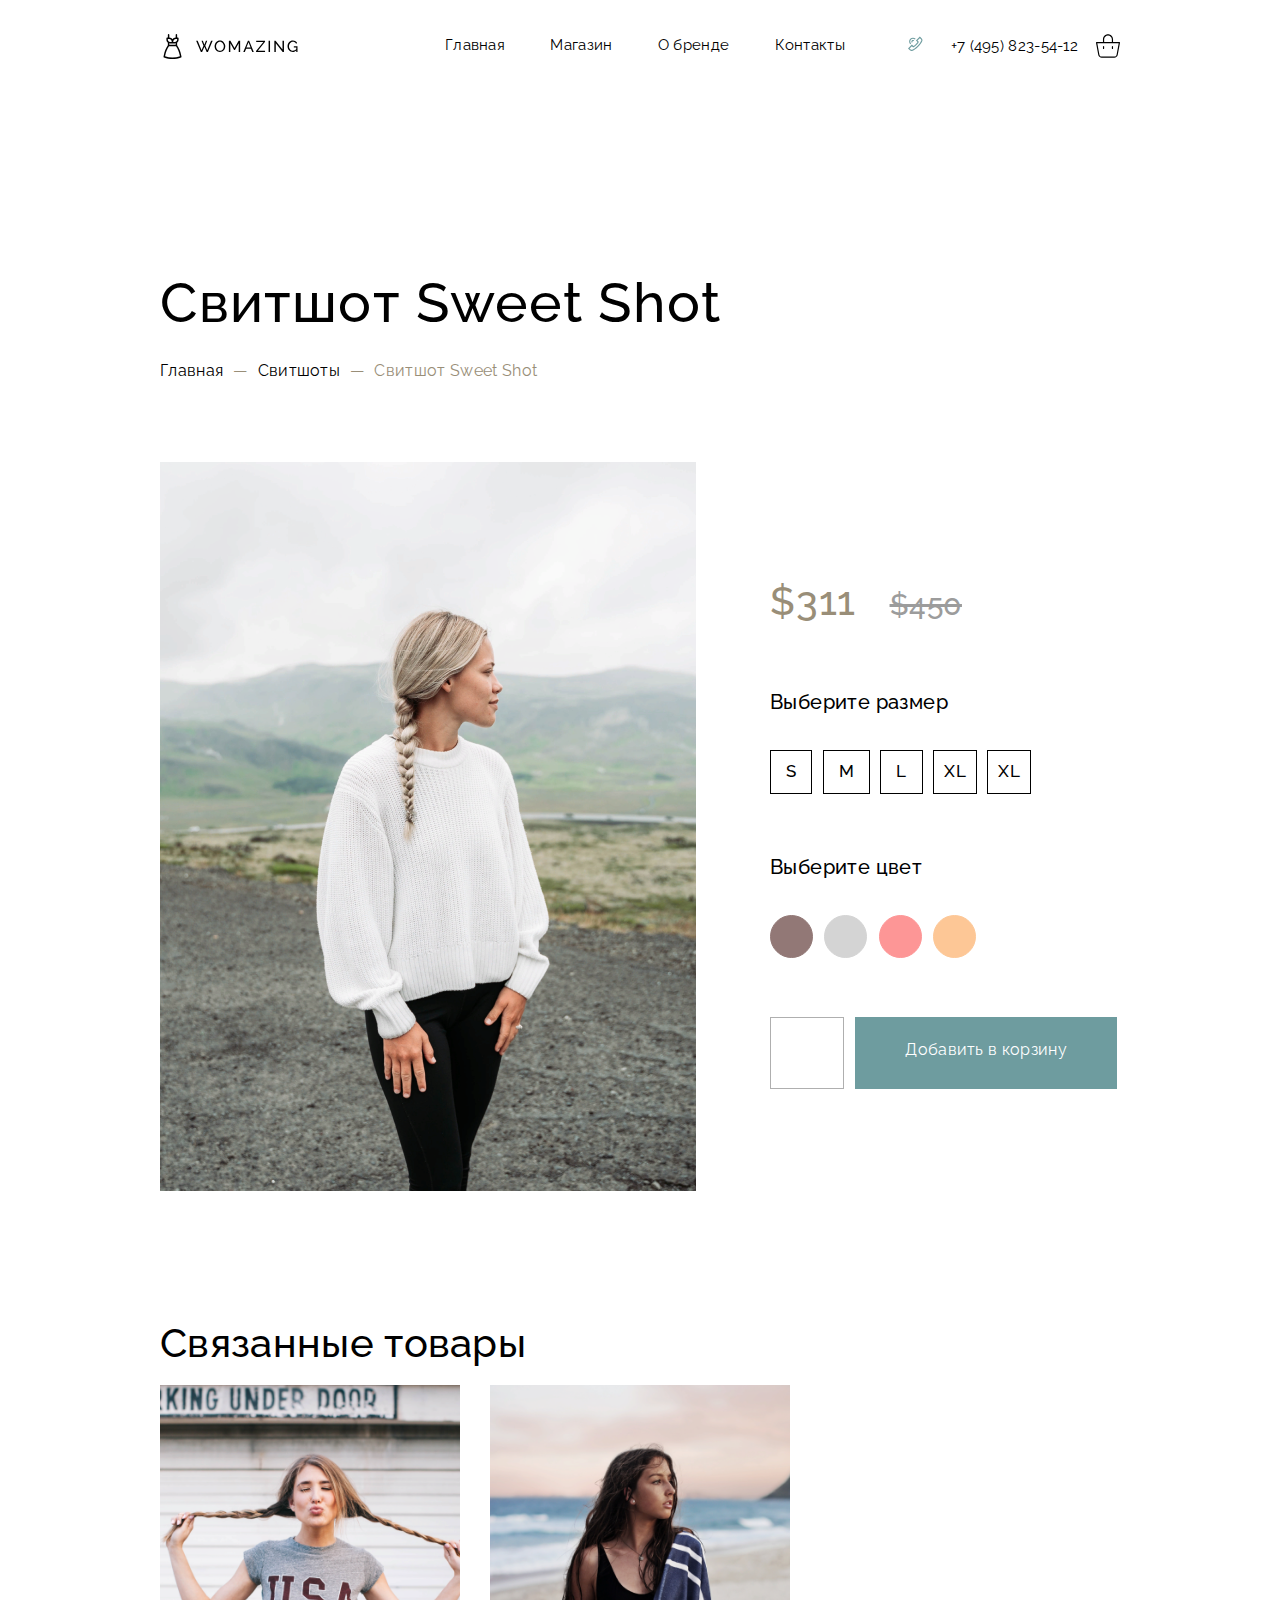
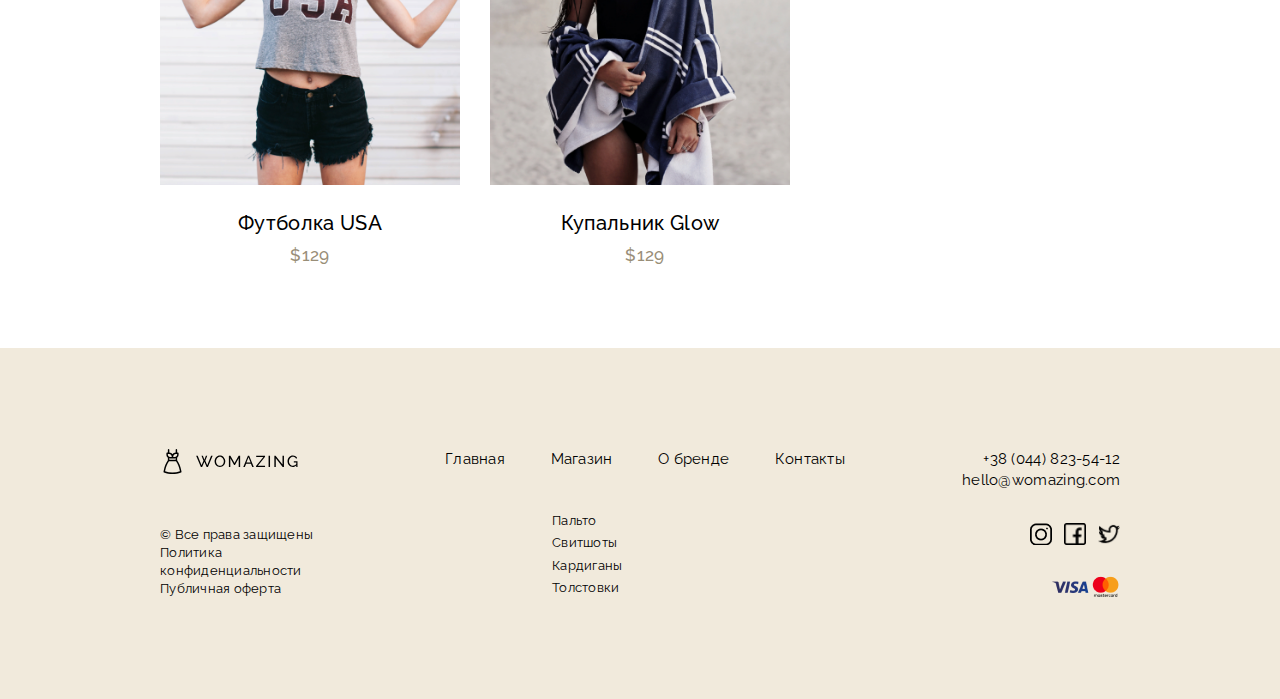
<file: product_details.html>
<!DOCTYPE html>
<html lang="en">
    <head>
        <meta charset="UTF-8">
        <meta http-equiv="X-UA-Compatible" content="IE=edge">
        <meta name="viewport" content="width=device-width, initial-scale=1.0">
        <title>Document</title>
        <link href="https://fonts.googleapis.com/css2?family=Raleway:wght@400;700&display=swap" rel="stylesheet">
        <link rel="stylesheet" href="assets/css/main.css">
    </head>
<body>
     <!-- Фиксированная шапка -->
     <header class="header">
        <div class="container">
        <div class="header__menu">
                <div class="wrapper__header">
                    <div class="logo">
                        <img src="assets/img/header_logo.svg" alt="WOMAZING">
                    </div>
                   <!-- Меню -->
                   <nav class="burger">
                        <ul>
                            <li><a href="index.html">Главная</a></li>
                            <li><a href="shop.html">Магазин</a></li>
                            <li><a href="about.html">О бренде</a></li>
                            <li><a href="contact.html">Контакты</a></li>
                        </ul>
                   </nav>
                  
                   <div class="tel__logo">
                      <button id="open-modal-btn">+7 (495) 823-54-12</button>
                    </div>
                    <!-- Модальное окно -->
                    <div class="modal" id="my-modal">
                        <div class="modal__box">
                            <form class="modal__form js-form" action="assets/php/mail.php" method="get" id="popupResult">
                                <h2 class="modal__title">Заказать обратный звонок</h2>
                                <div class="form__field">
                                    <input class="form-control form__type" type="text" name="name" required placeholder="Имя">
                                </div>
                                <div class="form__field">
                                    <input class="form-control form__type" type="email" name="email" required placeholder="E-mail">
                                </div>
                                <div class="form__field">
                                    <input class="form-control form__type" type="number" name="phone" required placeholder="Телефон">
                                </div>
                                <button type="submit" class="close__my__modal__btn btn select-btn" data-submit>Заказать звонок</button>
                            </form>
                        </div>
                        <div class="overlay" id="close-my-modal-btn"></div>
                    </div>
                   
                    <!-- Конец модального окна -->
                    <div class="cart">
                        <a href="cart.html"><img src="assets/img/basket.svg" alt=""></a>
                    </div>
                </div>
            </div>
        </div>
        
        <div class="header__burger">
            <span></span>
            <span></span>
            <span></span>
        </div>
        <div class="header__hamburger">
            <ul>
                <li><a href="index.php">Главная</a></li>
                <li><a href="shop.html">Магазин</a></li>
                <li><a href="about.html">О бренде</a></li>
                <li><a href="contact.html">Контакты</a></li>
            </ul>
        </div>
            
    </header>
    <section class="header">

        <div class="container">
            <div class="crumbs">
                <h1>
                    Свитшот Sweet Shot
                </h1>
                <div class="crumbs__info">
                    <a href="index.html">Главная</a>
                    <span>—</span>
                    <a href="#">Свитшоты</a>
                    <span>—</span>
                    <span>Свитшот Sweet Shot</span>
                </div>  
            </div>
        </div>
    </section>
      <section class="section">
        <div class="container">
            <div class="calculator">
                <div class="calculator__img">
                    <img src="assets/img/shop/product2.png" alt="">
                </div>
                <div class="calculator__settings">
                    <div class="calculator__settings__price">
                        <span>$311</span>
                        <del>$450</del>
                    </div>
                    <div class="calculator__settings__size">
                        <p>
                            Выберите размер
                        </p>
                        <div class="calculator__settings__size__btn">
                            <span class="active">S</span>
                            <span>M</span>
                            <span>L</span>
                            <span>XL</span>
                            <span>XL</span>
                        </div>
                    </div>
                    <div class="calculator__settings__color">
                        <p>
                            Выберите цвет
                        </p>
                        <div class="calculator__settings__color__btn">
                            <div class="chocolate"></div>
                            <div class="gray"></div>
                            <div class="pink"></div>
                            <div class="yellow"></div>
                        </div>
                    </div>
                    <div class="calculator__settings__wrapper">
                        <div class="calculator__settings__wrapper__btn">
                            <input type="number">
                        </div>
                        <a href="#">Добавить в корзину</a>
                    </div>
                </div>
            </div>
            <div class="related__goods">
                <h2>Связанные товары</h2>
                <div class="related__goods__product">
                    <a href="product_details.html">
                        <div class="collection__img">
                                <img src="assets/img/collection/collection1.png" alt="">
                        </div>
                        <h3>Футболка USA</h3>
                        <div class="price">
                            <span>$129</span>
                        </div>
                    </a>
                    <a href="product_details.html">
                        <div class="collection__img">
                                <img src="assets/img/collection/collection2.png" alt="">
                        </div>
                        <h3>Купальник Glow</h3>
                        <div class="price">
                            <del>   </del>
                            <span>$129</span>
                        </div>
                    </a>
                </div>
            </div>
        </div>
      </section>
        

            <!-- Начало подвала -->
            <footer>
                <div class="container">
                    <div class="basement">
                        <div class="basement__content">
                            <div class="basement__img">
                                <img src="assets/img/header_logo.svg" alt="">
                            </div>
                            <p>
                                © Все права защищены
                                Политика конфиденциальности
                                Публичная оферта
                            </p>
                        </div>
                        <div class="basement__menu">
                            <div class="basement__menu__list">
                                <ul>
                                    <li>
                                        <a href="#">Главная</a>
                                    </li>
                                    <li>
                                        <a href="#">Магазин</a>
                                    </li>
                                    <li>
                                        <a href="#">О бренде</a>
                                    </li>
                                    <li>
                                        <a href="#">Контакты</a>
                                    </li>
                                </ul>
                            </div>
                            <div class="basement__menu__category">
                                <ul>
                                    <li>
                                        <a href="#">Пальто</a>
                                    </li>
                                    <li>
                                        <a href="#">Свитшоты</a>
                                    </li>
                                    <li>
                                        <a href="#">Кардиганы</a>
                                    </li>
                                    <li>
                                        <a href="#">Толстовки</a>
                                    </li>
                                </ul>
                            </div>
                        </div>
                        <!-- Картинки социальных сетей -->
                        <div class="basement__menu__link">
                            <div class="basement__menu__link__a">   
                                <a href="tel:+38 (044) 823-54-12">+38 (044) 823-54-12</a>
                                <a href="mailto:hello@womazing.com">hello@womazing.com</a>
                            </div>
                            <div class="basement__menu__link__social">
                                <div class="basement__menu__link__social__img">
                                    <img src="assets/img/instagram.png" alt="">
                                </div>
                                <div class="basement__menu__link__social__img">
                                    <img src="assets/img/facebook.png" alt="">
                                </div>
                                <div class="basement__menu__link__social__img">
                                    <img src="assets/img/twitter.png" alt="">
                                </div>
                                <div class="basement__menu__link__social__visa">
                                    <img src="assets/img/visa-mastercard.png" alt="">
                                </div>
                            </div>
                        </div>
                        <!--Конец картинки социальных сетей -->
                    </div>
                </div>
            </footer>
        <!-- Конец подвала -->

</body>
</html>
</file>
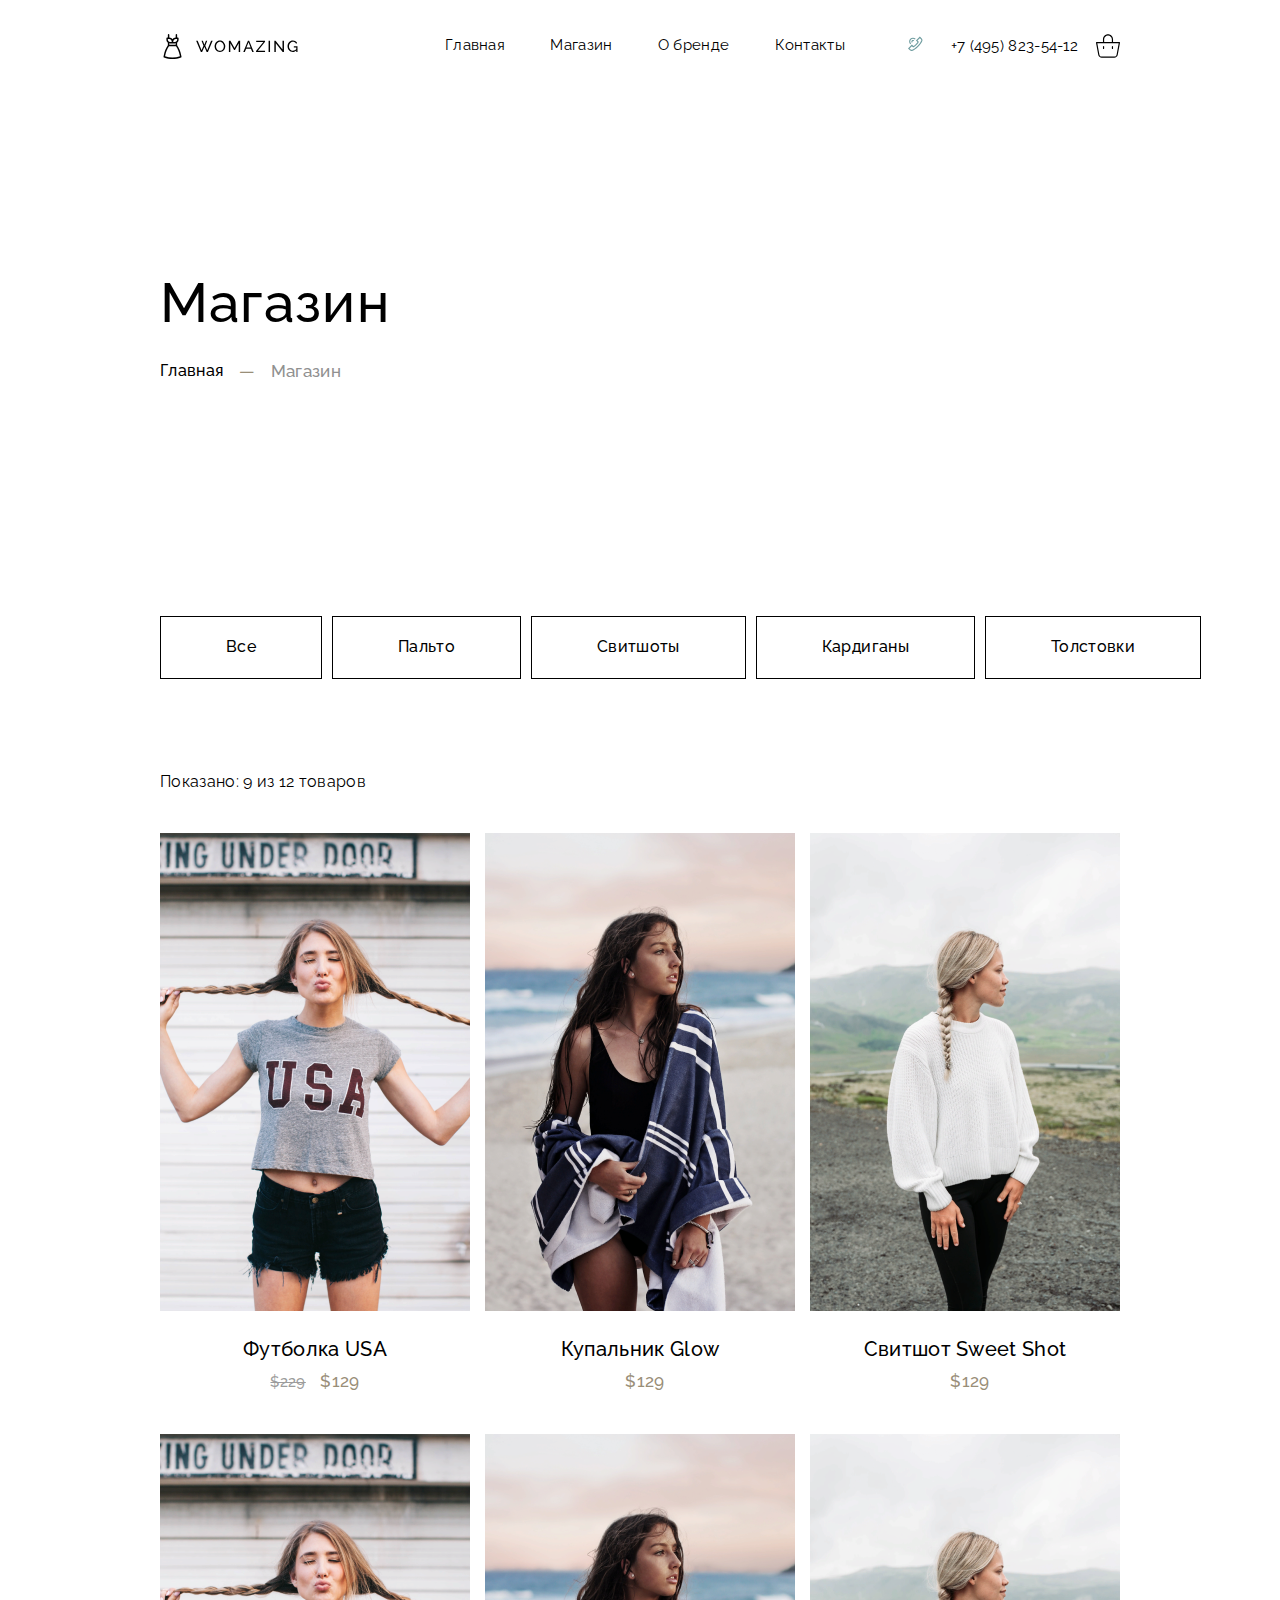
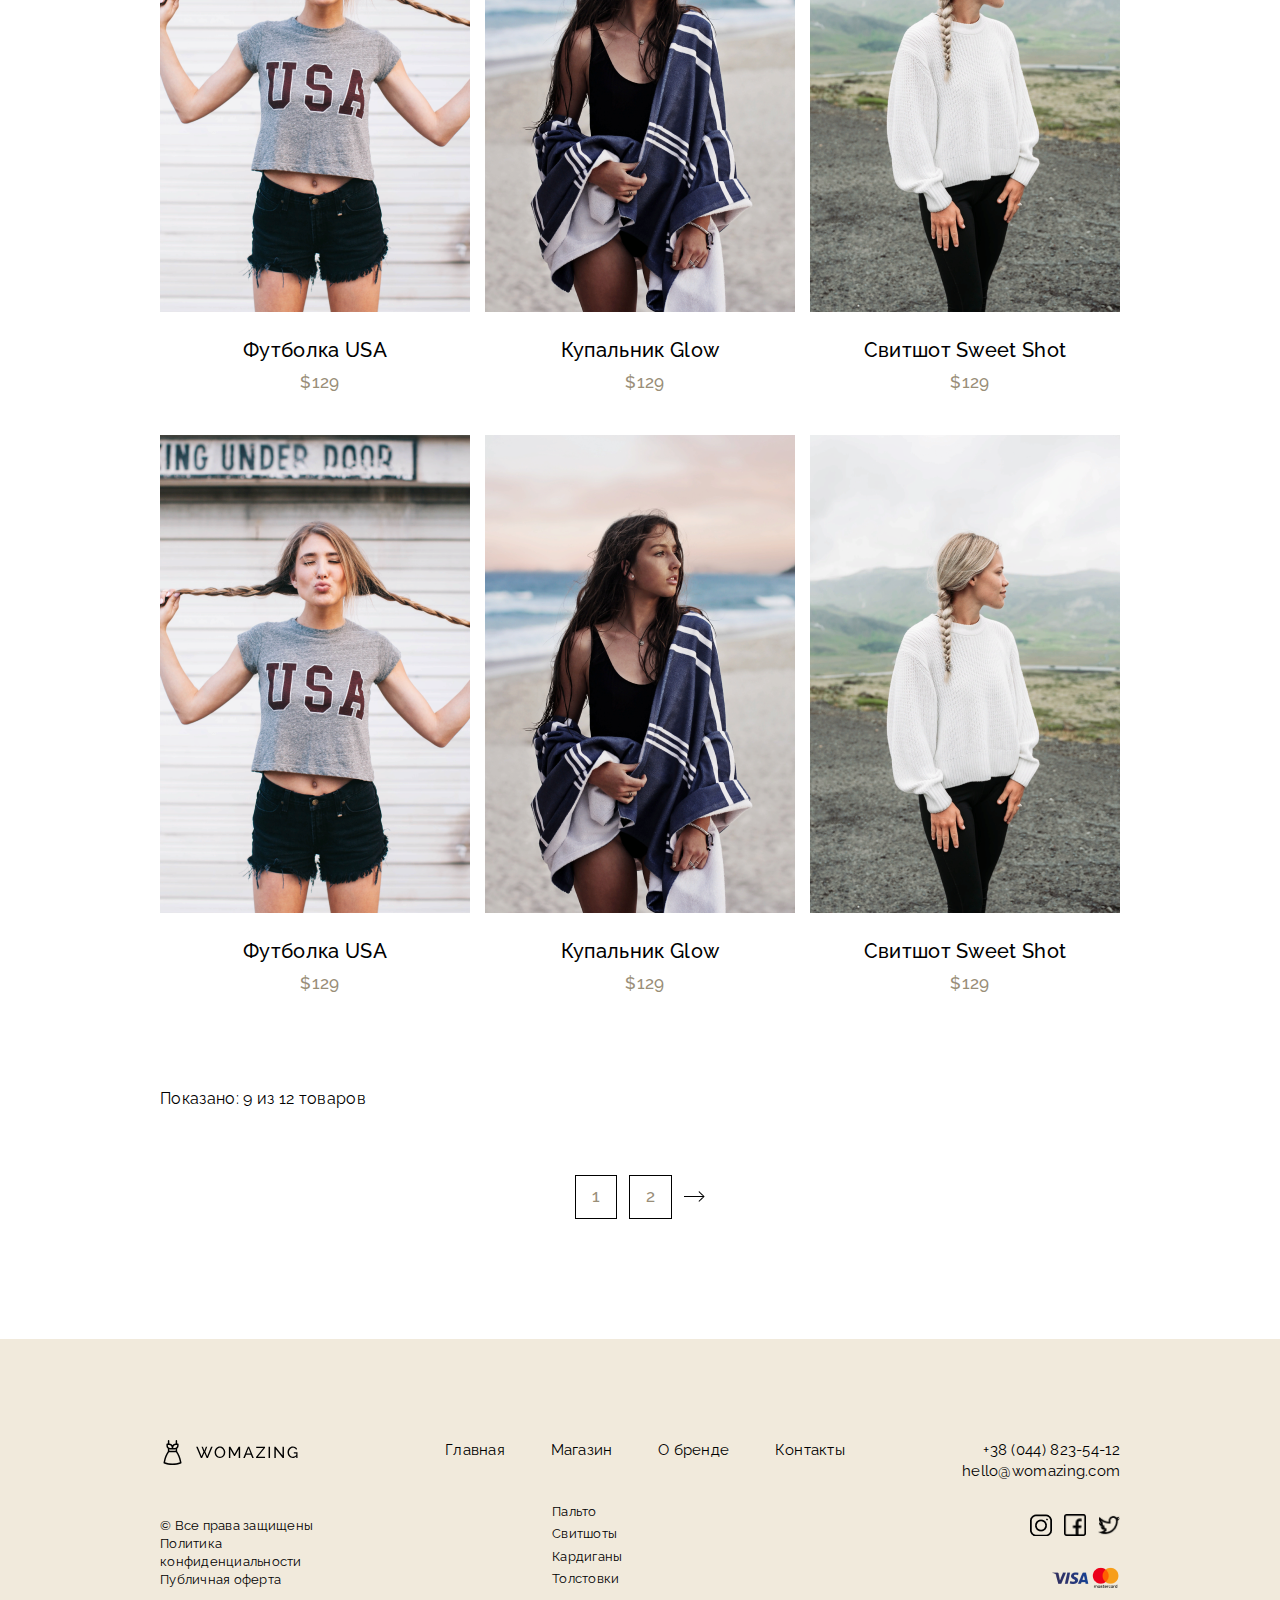
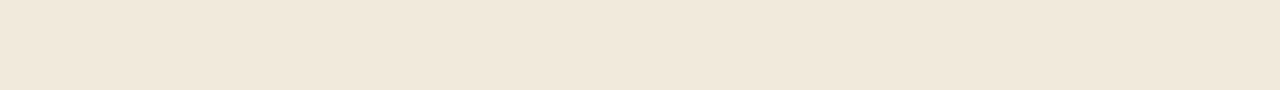
<file: shop.html>
<!DOCTYPE html>
<html lang="en">
    <head>
        <meta charset="UTF-8">
        <meta http-equiv="X-UA-Compatible" content="IE=edge">
        <meta name="viewport" content="width=device-width, initial-scale=1.0">
        <title>Document</title>
        <link href="https://fonts.googleapis.com/css2?family=Raleway:wght@400;700&display=swap" rel="stylesheet">
        <link rel="stylesheet" href="assets/css/main.css">
    </head>
<body>
     <!-- Фиксированная шапка -->
     <header class="header">
        <div class="container">
        <div class="header__menu">
                <div class="wrapper__header">
                    <div class="logo">
                        <img src="assets/img/header_logo.svg" alt="WOMAZING">
                    </div>
                   <!-- Меню -->
                   <nav class="burger">
                        <ul>
                            <li><a href="index.html">Главная</a></li>
                            <li><a href="shop.html">Магазин</a></li>
                            <li><a href="about.html">О бренде</a></li>
                            <li><a href="contact.html">Контакты</a></li>
                        </ul>
                   </nav>
                  
                   <div class="tel__logo">
                      <button id="open-modal-btn">+7 (495) 823-54-12</button>
                    </div>
                    <!-- Модальное окно -->
                    <div class="modal" id="my-modal">
                        <div class="modal__box">
                            <form class="modal__form js-form" action="assets/php/mail.php" method="get" id="popupResult">
                                <h2 class="modal__title">Заказать обратный звонок</h2>
                                <div class="form__field">
                                    <input class="form-control form__type" type="text" name="name" required placeholder="Имя">
                                </div>
                                <div class="form__field">
                                    <input class="form-control form__type" type="email" name="email" required placeholder="E-mail">
                                </div>
                                <div class="form__field">
                                    <input class="form-control form__type" type="number" name="phone" required placeholder="Телефон">
                                </div>
                                <button type="submit" class="close__my__modal__btn btn select-btn" data-submit>Заказать звонок</button>
                            </form>
                        </div>
                        <div class="overlay" id="close-my-modal-btn"></div>
                    </div>
                   
                    <!-- Конец модального окна -->
                    <div class="cart">
                        <a href="cart.html"><img src="assets/img/basket.svg" alt=""></a>
                    </div>
                </div>
            </div>
        </div>
        
        <div class="header__burger">
            <span></span>
            <span></span>
            <span></span>
        </div>
        <div class="header__hamburger">
            <ul>
                <li><a href="index.php">Главная</a></li>
                <li><a href="shop.html">Магазин</a></li>
                <li><a href="about.html">О бренде</a></li>
                <li><a href="contact.html">Контакты</a></li>
            </ul>
        </div>
            
    </header>
    <section class="header">

        <div class="container">
                <!-- Информация магазина -->
            <div class="crumbs">
                <h1>
                    Магазин
                </h1>
                <div class="crumbs__list">
                    <a href="index.html">Главная</a>
                    <span>—</span>
                    <p>Магазин</p>
                </div>  
            </div>
            <!-- Конец информации магазина -->
            <!-- Продукты магазина -->
            <div class="product">
                <div class="product__list">
                    <div class="pruduct__list__item">
                        <ul>
                            <li>
                                <a href="#">Все</a>
                            </li>
                            <li>
                                <a href="#">Пальто</a>
                            </li>
                            <li>
                                <a href="#">Свитшоты</a>
                            </li>
                            <li>
                                <a href="#">Кардиганы</a>
                            </li>
                            <li
                                ><a href="#">Толстовки</a>
                            </li>
                        </ul>
                    </div>
                    
                </div>
                <p>
                    Показано: 9 из 12 товаров
                </p>
                    <div class="bazar">
                        <a href="product_details.html">
                            <div class="bazar__img">
                                    <img src="assets/img/collection/collection1.png" alt="">
                            </div>
                            <h3>Футболка USA</h3>
                            <div class="price">
                                <del>$229</del>
                                <span>$129</span>
                            </div>
                        </a>
                        <a href="#">
                            <div class="bazar__img">
                                    <img src="assets/img/collection/collection2.png" alt="">
                            </div>
                            <h3>Купальник Glow</h3>
                            <div class="price">
                                <del>   </del>
                                <span>$129</span>
                            </div>
                        </a>
                        <a href="#">
                            <div class="bazar__img">
                                    <img src="assets/img/collection/collection3.png" alt="">
                            </div>
                            <h3>Свитшот Sweet Shot</h3>
                            <div class="price">
                                <del>   </del>
                                <span>$129</span>
                            </div>
                        </a>
                        <a href="#">
                            <div class="bazar__img">
                                    <img src="assets/img/collection/collection1.png" alt="">
                            </div>
                            <h3>Футболка USA</h3>
                            <div class="price">
                                <del>   </del>
                                <span>$129</span>
                            </div>
                        </a>
                        <a href="#">
                            <div class="bazar__img">
                                    <img src="assets/img/collection/collection2.png" alt="">
                            </div>
                            <h3>Купальник Glow</h3>
                            <div class="price">
                                <del>   </del>
                                <span>$129</span>
                            </div>
                        </a>
                        <a href="#">
                            <div class="bazar__img">
                                    <img src="assets/img/collection/collection3.png" alt="">
                            </div>
                            <h3>Свитшот Sweet Shot</h3>
                            <div class="price">
                                <del>   </del>
                                <span>$129</span>
                            </div>
                        </a>
                        <a href="#">
                            <div class="bazar__img">
                                    <img src="assets/img/collection/collection1.png" alt="">
                            </div>
                            <h3>Футболка USA</h3>
                            <div class="price">
                                <del>   </del>
                                <span>$129</span>
                            </div>
                        </a>
                        <a href="#">
                            <div class="bazar__img">
                                    <img src="assets/img/collection/collection2.png" alt="">
                            </div>
                            <h3>Купальник Glow</h3>
                            <div class="price">
                                <del>   </del>
                                <span>$129</span>
                            </div>
                        </a>
                        <a href="#">
                            <div class="bazar__img">
                                    <img src="assets/img/collection/collection3.png" alt="">
                            </div>
                            <h3>Свитшот Sweet Shot</h3>
                            <div class="price">
                                <del>   </del>
                                <span>$129</span>
                            </div>
                        </a>
                        <p>
                            Показано: 9 из 12 товаров
                        </p>
                    </div>

                    <div class="bazar__next">
                        <span>1</span>
                        <span>2</span>
                        <div class="bazar__next__img">
                            <img src="assets/img/Vector.png" alt="">
                        </div>
                    </div>
            </div>
            <!-- Конец продуктов магазина -->
        </div>
    </section>

       <!-- Начало подвала -->
       <footer>
        <div class="container">
            <div class="basement">
                <div class="basement__content">
                    <div class="basement__img">
                        <img src="assets/img/header_logo.svg" alt="">
                    </div>
                    <p>
                        © Все права защищены
                        Политика конфиденциальности
                        Публичная оферта
                    </p>
                </div>
                <div class="basement__menu">
                    <div class="basement__menu__list">
                        <ul>
                            <li>
                                <a href="#">Главная</a>
                            </li>
                            <li>
                                <a href="#">Магазин</a>
                            </li>
                            <li>
                                <a href="#">О бренде</a>
                            </li>
                            <li>
                                <a href="#">Контакты</a>
                            </li>
                        </ul>
                    </div>
                    <div class="basement__menu__category">
                        <ul>
                            <li>
                                <a href="#">Пальто</a>
                            </li>
                            <li>
                                <a href="#">Свитшоты</a>
                            </li>
                            <li>
                                <a href="#">Кардиганы</a>
                            </li>
                            <li>
                                <a href="#">Толстовки</a>
                            </li>
                        </ul>
                    </div>
                </div>
                <!-- Картинки социальных сетей -->
                <div class="basement__menu__link">
                    <div class="basement__menu__link__a">   
                        <a href="tel:+38 (044) 823-54-12">+38 (044) 823-54-12</a>
                        <a href="mailto:hello@womazing.com">hello@womazing.com</a>
                    </div>
                    <div class="basement__menu__link__social">
                        <div class="basement__menu__link__social__img">
                            <img src="assets/img/instagram.png" alt="">
                        </div>
                        <div class="basement__menu__link__social__img">
                            <img src="assets/img/facebook.png" alt="">
                        </div>
                        <div class="basement__menu__link__social__img">
                            <img src="assets/img/twitter.png" alt="">
                        </div>
                        <div class="basement__menu__link__social__visa">
                            <img src="assets/img/visa-mastercard.png" alt="">
                        </div>
                    </div>
                </div>
                <!--Конец картинки социальных сетей -->
            </div>
        </div>
    </footer>
        <!-- Конец подвала -->

</body>
</html>
</file>
<file: assets/css/main.css>
/*  Спецификации  */

body {
	font-family: 'Raleway', sans-serif;
	padding: 0;
	margin: 0;
	color: #000;
	letter-spacing: 0.02em;
	line-height: 1.4em
}

.container {
	width: 1110px;
	margin: 0 auto;
}

h1, h2, h3, h4, h5, h6 {
	margin: 0;
	padding: 0;
}

p {
	margin: 0;
	padding: 0;
}

ul, li {
	padding: 0;
	margin: 0;
	display: block;
}

a {
	text-decoration: none;
}

img {
	display: block;
	/* max-width: 100%; */
	object-fit: cover;
}

button {
	font-family: 'Raleway', sans-serif;
	outline: 0;
	border: 0;
}

* {
    outline: none;
}

input[type=number]::-webkit-inner-spin-button,
input[type=number]::-webkit-outer-spin-button {
  -webkit-appearance: none;
  margin: 0;
}


input {
	font-family: Raleway;
	font-size: 17px;
	font-weight: 500;
	letter-spacing: 0.34px;
}

textarea {
	font-family: Raleway;
	font-size: 17px;
	font-weight: 500;
	letter-spacing: 0.34px;
}

.wrapper__none {
	display: none;
}
/* Гамбургер меню */

.header__burger {
	display: none;	
}

.header__hamburger {
	display: none;
}


/* Header */

.fixed {
	display: none;
}

.fixed__active {
	display: block;
	transition: all 1s ease;
} 

.header__menu {
	width: 100%;
	padding: 34px 0px;
}


.wrapper__header {
	display: flex;
	
}



.logo {
	margin-right: 146px;
}

			/* Меню */

.burger {
	display: flex;
	justify-content: space-between;
	width: 100%;
}


.burger ul li a {
	font-weight: 400;
	font-size: 15px;
	color: #000000;
	line-height: 1.4em;
	letter-spacing: 0.02em;
	transition: .5s all ease;
}

.burger ul li a:hover {
	color: #6E9C9F;
	
}

.burger ul {
	display: flex;
	width: 400px;
	justify-content: space-between;
}

.tel__logo::before {
	left: 0;
	content: '';
	width: 27px;
	height: 27px;
	position: absolute;
	background: url('../img/telephone.svg')no-repeat;
}

.tel__logo:hover::before {
	left: 0;
	content: '';
	width: 27px;
	height: 27px;
	position: absolute;
	background: url('../img/telhover.png')no-repeat;
}

.tel__logo {
	padding-left: 37px;
	position: relative;
	display: flex;
	transition: all .5s ease;
	width: 400px;
	justify-content: space-between;
}

.tel__logo button {
	font-weight: 400;
	font-size: 15px;
	line-height: 1.4em;
	letter-spacing: 0.02em;
	color: #000000;
	cursor: pointer;
	background: none;
}

/* Свайпер */
.swiper {
	width: 563px;
	margin: 0;
	overflow: hidden;
}
/* Модальное окно */
.modal {
	position: fixed;
	left: 0;
	top: 0;	
	width: 100%;
	height: 100vh; 
	display: grid;
	align-items: center;
	justify-content: center;
	overflow-y: auto;
	visibility: hidden;
	opacity: 0;
	transition: all .8s ease;
	z-index: 999;
}

.modal__box {
	width: 491px;
	height: 503px;
	transform: scale(0);
	background: #fff;
	margin: 0 auto;
	padding: 70px;
	box-sizing: border-box;
	z-index: 99998;
}

.overlay {
	position: fixed;
	width: 100%;
	height: 100%;
	left: 0;
	top: 0;
	z-index: 99997;
	visibility: hidden;
	opacity: 0;
	background: rgba(110, 156, 159, 0.95);
}

.overlay.open {
	visibility: visible;
	opacity: 1;
}

.modal__title {
	font-size: 25px;
	font-weight: 500;
	line-height: 1.4em;
	letter-spacing: 0.5px;
	text-align: center;
	margin-bottom: 0px;
	color: #000;
}

.modal__form {
	display: flex;
	flex-direction: column;
	gap: 35px;
}

.modal.open {
	visibility: visible;
	opacity: 1;
}

.modal.open .modal__box {
	transform: scale(1);
}

.open__modal__btn {
	padding: 14px 37px;
	background: #FF4D8D;
	border-radius: 5px;
	color: #fff;
	cursor: pointer;
	margin-top: 30px;
	font-weight: 700;
	font-size: 16px;
	line-height: 22px;
}

.close__my__modal__btn {
	padding: 22px 108px;
	background: #6E9C9F;
	color: #fff;
	cursor: pointer;
	font-size: 17px;
	font-weight: 400;
	letter-spacing: 0.32px;
	border: none;
}

.form__field {
	border-bottom: 1px solid #000000;
}

.form__type {
	font-size: 17px;
	font-weight: 500;
	line-height: 1.4em;
	letter-spacing: 0.34px;
}

/* Конец модального окна */

.cart {
	margin-left: auto;
	display: flex;
	width: 24px;
	height: 24px;
}

.cart img {
	width: inherit;
	height: inherit;
}
			/* Конец меню */
			/* Слайд */

.wrapper {
	display: flex;
}

.wrapper__content {
	width: 563px;
	margin-top: 186px;
}

.wrapper__content h1 {
	font-size: 55px;
	font-weight: 500;
	line-height: 1.1em;
	letter-spacing: 1.1px;
}

.wrapper__content p {
	font-size: 20px;
	font-weight: 400;
	line-height: 1.4em;
	letter-spacing: 0.4px;
	text-align: right;
	max-width: 385px;
	margin-top: 45px;
}

.wrapper__content__btn {
	width: 310px;
	display: flex;
	margin-top: 52px;
}

.wrapper__content__btn__down {
	width: 67px;
	height: 67px;
	background: rgba(110, 156, 159, 0.10);
	align-items: center;
}

.wrapper__content__btn__down img {
	margin: 18px auto;
}


.wrapper__content__btn a {
	color: #FFF;
	font-size: 17px;
	font-weight: 400;
	line-height: 1.3em;
	letter-spacing: 0.34px;
	background: #6E9C9F;
	padding: 22px 50px;
}

.wrapper__image {
	width: 434px;
	height: 652px;
	margin: 41px 0px 0px auto;
}

.wrapper__image img {
	width: inherit;
	height: inherit;
}

.wrapper__image__big {
	width: 190px;
	height: 318px;
	position: relative;
	left: -128px;
    bottom: 263px;
}

.wrapper__image__big img {
	width: inherit;
	height: inherit;
}

.wrapper__image__small {
	max-width: 197px;
	max-height: 197px; 
	position: relative;
	top: -846px;
    right: -337px;
}

.wrapper__img {
	display: flex;
}
/* Конец слайда */
/* стили слайда */
.flex__wrapper {
	width: 510px;
	display: flex;
}

.slider__wrapper {
	max-width: 729px;
	width: 100%;
	height: 487px;
	position: relative;
}

#btn-prev  {
    position: absolute;
    left: -45px;
    top: 220px;
    height: 20px;
    width: 50px;
    opacity: 0.4;
    cursor: pointer;
    transition: opacity .2s ease-in-out;
}

#btn-next {
	position: absolute;
    right: -284px;
    top: 220px;
    height: 20px;
    width: 50px;
    opacity: 0.4;
    cursor: pointer;
    transition: opacity .2s ease-in-out;
    left: auto;
	background: url('../img/nextslide.svg') no-repeat;
}
#btn-prev:hover, #btn-next:hover {
    opacity: 0.6;
}



.slide {
    width: 729px;
    height: 487px;
    display: none;
}

.slide.active {
    display: block;
}



.dots__wrapper {
	width: 480px;
    display: flex;
	padding-bottom: 100px;
	justify-content: center;
	position: relative;
	top: -50px;
}

.dot.active {
    background-color: #fff;
}

.dots__wrapper span {
    width: 30px;
    height: 4px;
	background: rgba(255, 255, 255, 0.36);
    margin-right: 10px;
    cursor: pointer;
}
span:last-child{
    margin-right: 0;
}

.btn__prev {
	background: url('../img/prev.svg') no-repeat;
	align-items: center;
}


/* бежевый фон */
.background {
	width: 860px;
	height: 826px;
	position: absolute;
	top: 0;
	right: 0;
	background: #F1EADC;
	z-index: -1;
}

/* Конец бежевого фона */


/* Section#2 */
.section {
	padding: 130px 0;
}
h2 {
	font-weight: 500;
	font-size: 40px;
	line-height: 1.1em;
	margin-bottom: 92px;
}

.collection {
	display: flex;
	justify-content: space-between;
}

.collection__img::before{
	content: '';
	transition: all .5s ease;
	position: absolute;
	width: 100%;
	height: 100%;
	opacity: 0;
	background: rgba(110, 156, 159, 0.64);
}

.collection__img {
	width: 350px;
	height: 478px;
	background: #6E9C9F;
    transition: all .5s ease;
	position: relative;
}

.collection__img img {
	width: inherit;
	height: inherit;
}

.collection__img::after {
	content: '';
	position: absolute;
	width: 30px;
	height: 30px;
	top: 50%;
	left: 50%;
	transform: translate(-50%, -50%);
	opacity: 0;
	transition: all 1s ease;
	background: url('../img/next.svg')no-repeat;
}

.collection__img:hover::before, .collection__img:hover::after {
	opacity: 1;
}

.collection h3 {
	margin-top: 24px;
}

h3 {
	font-weight: 500;
	font-size: 20px;
	line-height: 1.4em;
	text-align: center;
	margin-top: 24px;
	color: #000000;
}

.price {
	text-align: center;
	margin-top: 7px;
}

del {
	color: #9C9C9C;
	font-weight: 500;
	font-size: 15px;
	line-height: 1.4em;
	margin-right: 10px;
}

span {
	color: #998E78;
}

.shop__btn {
	color: #6E9C9F;
	padding: 22px 0;
	border: 1px solid #6E9C9F;
	margin: 65px auto 0;
	display: block;
	width: 243px;
	text-align: center;
}

.shop__btn:hover {
	background: #6E9C9F;
	color: #FFFFFF;
	transition: all .5s ease;
}

/* Section#3 */

.advantages {
	padding-bottom: 130px;
}

.advantages__wrapper {
	display: flex;
	justify-content: space-between;
}

.advantages__wrapper__item {
	width: 305px;
}

.advantages__wrapper__item__img {
	width: 61px;
	height: 61px;
}

.advantages__wrapper__item__img img {
	width: inherit;
	height: inherit;
}

.advantages__wrapper__item h3 {
	text-align: left;
	font-weight: 500;
	font-size: 25px;
	line-height: 1.4em;
	margin-top: 37px;
	letter-spacing: 0.02em;
}

.advantages__wrapper__item p {
	text-align: left;
	width: 100%;
	margin-top: 24px;
	letter-spacing: 0.02em;
	font-weight: 500;
	font-size: 17px;
}

/* Section#4 */

.team {
	padding-bottom: 130px;
}

.team__wrapper {
	display: flex;
	justify-content: space-between;
}

.team__wrapper__img {
	width: 729px;
	height: 487px;
}

.team__wrapper__img img {
	width: inherit;
	height: inherit;
}

.team__wrapper__content {
	width: 255px;
	height: 331px;
	margin-top: 78px;
}

.team__wrapper__content h3 {
	font-weight: 500;
	font-size: 25px;
	line-height: 1.4em;
	text-align: left;
	margin-bottom: 28px;
}

.team__wrapper__content__text {
	line-height: 140%;
	font-size: 17px;
	font-weight: 500;
	margin-bottom: 28px;
}

.team__wrapper__content a {
	color: #6E9C9F;
	font-weight: 500;
	font-size: 17px;
	line-height: 1.4em;
}

/* Подвал */

footer {
	background: #F1EADC;
	padding: 101px 0;
}

.basement {
	display: flex;
}

.basement__img {
	width: 139px;
	height: 25px;
}

.basement__img img {
	width: inherit;
	height: inherit;
}

.basement__content {
	display: flex;
	flex-direction: column;
	width: 204px;
	justify-content: space-between;
}

.basement__content p {
	color: #000;
	font-size: 13px;
	font-weight: 400;
	line-height: 1.4em;
	letter-spacing: 0.26px;
}

.basement__menu {
	width: 400px;
	margin-left: 81px;
}

.basement__menu__list {
	width: 400px;
	display: flex;
}

.basement__menu__list ul {
	display: flex;
	justify-content: space-between;
	width: 400px;
}

.basement__menu__list li {
	display: flex;
}

.basement__menu__list ul li a  {
	color: #000;
	font-size: 15px;
	font-weight: 400;
	line-height: 1.4em;
	letter-spacing: 0.26px;
	transition: all .5s ease;
}

.basement__menu__list a:hover {
	color: #6E9C9F;
}

.basement__menu__category {
	margin-left: 107px;
}

.basement__menu__category a{
	color: #000;
	font-size: 13px;
	font-weight: 400;
	line-height: 1.4em;
	letter-spacing: 0.26px;
	transition: all .5s ease;
}

.basement__menu__category a:hover {
	color: #6E9C9F;
}

.basement__menu__category ul {
	margin-top: 39px;
}

.basement__menu__link {
	width: 158px;
	display: flex;
	flex-direction: column;
	margin-left: auto;
	justify-content: space-between;
}

.basement__menu__link a {
	color: #000;
	font-size: 15px;
	font-weight: 400;
	line-height: 1.4em;
	letter-spacing: 0.3px;
	transition: all .5s ease;
	margin-left: auto;
}

.basement__menu__link__a {
	display: flex;
	flex-direction: column;
}

.basement__menu__link__social {
	width: 90px;
	display: flex;
	justify-content: space-between;
	margin-left: auto;
	flex-wrap: wrap;
	row-gap: 31px;
}

.basement__menu__link__social__img {
	width: 22px;
	height: 22px;
}

.basement__menu__link__social__img img {
	width: inherit;
	height: inherit;
}

.basement__menu__link__social__visa {
	width: 68px;
	height: 22px;
	margin-left: auto;
}

.basement__menu__link__social__visa img {
	width: inherit;
	height: inherit;
}





















/* Конец подвала */







/* Стили страницы shop*/

.crumbs {
    margin-top: 190px;
}

.crumbs h1 {
    font-weight: 500;
    line-height: 1.1em;
    letter-spacing: 1.1px;
    font-size: 55px;
}

.crumbs__list {
    display: flex;
    width: 181px;
    justify-content: space-between;
    margin-top: 26px;
}

.crumbs__list a {
    font-weight: 500;
    line-height: 1.4em;
    letter-spacing: 0.34px;
    color: #000;
}

.crumbs__list span {
    font-size: 17px;
    font-weight: 500;
    line-height: 1.4em;
    letter-spacing: 0.34px;
}

.crumbs__list p {
    font-size: 17px;
    font-weight: 500;
    line-height: 1.4em;
    letter-spacing: 0.34px;
    color: #909090;
}


/* Продукты магазина */

.product__list {
	margin-top: 233px;
}

.pruduct__list__item {
	width: 100%;
	
}

.pruduct__list__item ul {
	display: flex;
	column-gap: 10px;
	width: fit-content;
}

.pruduct__list__item a {
	padding: 19px 65px;
	color: #000;
	border: 1px solid #000000;
	transition: all .5s ease;
	display: flex;
	font-size: 17px;
	font-weight: 500;
	line-height: 1.4em;
	letter-spacing: 0.34px;
}

.pruduct__list__item a:hover {
	background: #000;
	color: #fff;
}

.product p {
	margin-top: 92px;
}

.product__item {
	display: flex;
	flex-wrap: wrap;
	margin-top: 155px;
	justify-content: space-between;
}

.bazar {
	display: flex;
	justify-content: space-between;
	flex-wrap: wrap;
}

.bazar__img::before{
	content: '';
	transition: all .5s ease;
	position: absolute;
	width: 100%;
	height: 100%;
	opacity: 0;
	background: rgba(110, 156, 159, 0.64);
}

.bazar__img {
	width: 350px;
	height: 478px;
	background: #6E9C9F;
	transition: all .5s ease;
	position: relative;
	margin-top: 65px;
}

.bazar__img img {
	width: inherit;
	height: inherit;
}

.bazar__img::after {
	content: '';
	position: absolute;
	width: 30px;
	height: 30px;
	top: 50%;
	left: 50%;
	transform: translate(-50%, -50%);
	opacity: 0;
	transition: all 1s ease;
	background: url('../img/next.svg')no-repeat;
}

.bazar__img:hover::before, .bazar__img:hover::after {
	opacity: 1;
}

h3 {
	font-weight: 500;
	font-size: 20px;
	line-height: 1.4em;
	text-align: center;
	margin-top: 24px;
	color: #000000;
}

.price {
	text-align: center;
	margin-top: 7px;
	font-size: 17px;
	font-weight: 500;
	line-height: 1.4em;
	letter-spacing: 0.34px;
	color: #000;
}

del {
	color: #9C9C9C;
	font-weight: 500;
	font-size: 15px;
	line-height: 1.4em;
	margin-right: 10px;
}

span {
	color: #998E78;
}

.bazar__next {
	display: flex;
	width: 130px;
	justify-content: space-between;
	margin: 65px auto 0px;
	padding-bottom: 130px;
}

.bazar__next span {
	padding: 9px 16px ;
	font-weight: 500;
	line-height: 1.4em;
	letter-spacing: 0.34px;
	font-size: 17px;
	border: 1px solid #000;
	transition: all .5s ease;
}

.bazar__next span:hover {
	background: #000;
	color: #fff;
}

.bazar__next__img {
	align-items: center; 
	display: flex;
}

.bazar__next__img img {
	width: inherit;
	height: inherit;
}
/* Конец стилей страницы shop */


/* Стили страницы product_details */

.crumbs__info {
	margin-top: 26px;
}

.crumbs__info a {
	color: #000;
	
}

.crumbs__info {
	width: 411px;
	display: flex;
	column-gap: 10px;
}

.calculator {
	display: flex;
}

.calculator__img {
	width: 536px;
	height: 729px;
}

.calculator__img img {
	width: inherit;
	height: inherit;
}

.calculator__settings {
	width: 347px;
	height: 495px;
	margin: 117px 0px 0px 74px;
}

.calculator__settings__price span {
	font-size: 40px;
	font-weight: 500;
	line-height: 1.1em;
	letter-spacing: 0.8px;
	margin-right: 29px;
}

.calculator__settings__price del {
	font-size: 30px;
	font-weight: 500;
	line-height: 1.1em;
	letter-spacing: 0.6px;
}

.calculator__settings__size {
	margin-top: 65px;
	width: 261px;
}

.calculator__settings__size p {
	font-size: 20px;
	font-weight: 500;
	line-height: 1.4em;
	letter-spacing: 0.4px;
}

.calculator__settings__size__btn {
	display: flex;
	justify-content: space-between;
}

.calculator__settings__size__btn span:hover {
	background: #000;
	color: #FFFFFF;
}

.calculator__settings__size__btn span {
	color: #000;
	border: 1px solid #000;
	padding: 9px 15px;
	font-size: 17px;
	font-weight: 500;
	line-height: 1.4em;
	letter-spacing: 0.34px;
	margin-top: 34px;
	transition: all .5s ease;
	cursor: pointer;
}

.calculator__settings__size__btn span:nth-child(4) {
	padding: 9px 10px;
}

.calculator__settings__size__btn span:last-child {
	padding: 9px 10px;
}

.calculator__settings__color p {
	font-size: 20px;
	font-weight: 500;
	line-height: 1.4em;
	letter-spacing: 0.4px;
	margin: 59px 0px 34px 0;
}

.calculator__settings__color__btn {
	display: flex;
	width: 206px;
	justify-content: space-between;
}

.chocolate {
	background: #927876;
	width: 41px;
	height: 41px;
	border-radius: 50%;
	transition: all .5s ease;
	border: 1px solid #927876;
	cursor: pointer;
}

.chocolate:hover {
	border: 1px solid #000;
}

.gray {
	background: #D4D4D4;
	width: 41px;
	height: 41px;
	border-radius: 50%;
	transition: all .5s ease;
	border: 1px solid #D4D4D4;
	cursor: pointer;
}

.gray:hover {
	border: 1px solid #000;
}

.pink {
	background: #FD9696;
	width: 41px;
	height: 41px;
	border-radius: 50%;
	transition: all .5s ease;
	border: 1px solid #FD9696;
	cursor: pointer;
}

.pink:hover {
	border: 1px solid #000;
}

.yellow {
	background: #FDC796;
	width: 41px;
	height: 41px;
	border-radius: 50%;
	transition: all .5s ease;
	border: 1px solid #FDC796;
	cursor: pointer;
}

.yellow:hover {
	border: 1px solid #000;
}

.calculator__settings__wrapper {
	width: 347px;
	margin-top: 59px;
	display: flex;
	justify-content: space-between;
}

.calculator__settings__wrapper__btn input {
	width: 68px;
    height: 68px;
    border: 1px solid #AFAFAF;
    text-align: center;
	font-size: 20px;
	font-weight: 400;
	line-height: 1.4em;
	letter-spacing: 0.4px;
}



.calculator__settings__wrapper a {
	background: #6E9C9F;
	padding: 22px 50px ;
	color: #fff;
	transition: all .5s ease;
}

.calculator__settings__wrapper a:hover {
	background: #509498;
}

.related__goods h2 {
	margin: 130px 0px 0px;
}

.related__goods {
	width: 730px;
}

.related__goods__product {
	display: flex;
	justify-content: space-between;
	margin-top: 20px;
}

/* Конец Стилей страницы product_details */


/* Начало стилей страницы about */

.about h1 {
	font-size: 55px;
	font-weight: 500;
	line-height: 1.1em;
	letter-spacing: 1.1px;
	margin: 190px 0px 26px ;
}

.about__crumbs a {
	font-size: 17px;
	font-weight: 500;
	line-height: 1.4em;
	letter-spacing: 0.34px;
	color: #000;
}

.about__crumbs span:nth-child(2) {
	color: #000;
}

.about__crumbs span:nth-child(3) {
	color: #909090;
}

.aboutinfo {
	width: 1078px;
	display: flex;
}

.aboutinfo__frame {
	width: 442px;
	height: 547px;
}

.aboutinfo__frame img {
	width: inherit;
	height: inherit;
}

.aboutinfo__text {
	width: 542px;
	margin-left: auto;
}

.aboutinfo__text h3 {
	text-align: left;
	margin: 0;
	font-size: 25px;
	font-weight: 500;
	line-height: 1.4em;
	letter-spacing: 0.5px;
	margin-top: 113px;
}

.aboutinfo__text p {
	font-size: 17px;
	font-weight: 500;
	line-height: 1.4em;
	letter-spacing: 0.34px;
	margin-top: 46px;
}

.aboutinfo__text p:last-child {
	margin-top: 25px;
}

.aboutmagic {
	display: flex;
	margin-top: 130px;
}

.aboutmagic h3 {
	text-align: left;
	margin: 0;
}

.aboutmagic__text {
	width: 542px;
	text-align: left;
	margin-top: 77px;
}

.aboutmagic__text p {
	margin-top: 46px;
	font-size: 17px;
    font-weight: 500;
    line-height: 1.4em;
    letter-spacing: 0.34px;
}

.aboutmagic__text p:last-child{
	margin-top: 25px;
}

.aboutmagic__img {
	width: 442px;
	height: 547px;
	margin-left: auto;
}

.aboutmagic__img img {
	width: inherit;
	height: inherit;
}

.about__btn a {
	color: #FFF;
	font-size: 17px;
	line-height: 1.3em;
	letter-spacing: 0.34px;
	padding: 22px 50px;
	background: #6E9C9F;
	transition: all .5s ease;
}

.about__btn a:hover {
	background: #509498;
}

.about__btn {
	margin-top: 130px;
	text-align: center;
}

/* Конец стилей страницы about */

/* Начало стилей страницы contact */

.contact__info {
	display: flex;
	width: 190px;
	justify-content: space-between;
	margin-top: 26px;
}

.contact__info a {
	color: #000;
}

.contact__info p {
	color: #909090;
	font-size: 17px;
	font-weight: 500;
	line-height: 1.4em;
	letter-spacing: 0.34px;
}

.map {
	width: 1110px;
	height: 476px;
	background: #DDD;
	border: 1px  solid #868686;
}

.connection {
	display: flex;
	margin-top: 130px;
	justify-content: space-between;
	width: 904px;
}

.connection span {
	margin-top: 19px;
	font-size: 20px;
	font-weight: 500;
	line-height: 1.4em;
	letter-spacing: 0.4px;
	color: #000;
}

.connection__number {
	width: 186px;
	display: flex;
	flex-direction: column;
}

.connection__mail {
	width: 190px;
	display: flex;
	flex-direction: column;
}

.connection__address {
	width: 332px;
	display: flex;
	flex-direction: column;
}

/* Форма */

.form h2 {
	color: #000;
	font-size: 25px;
	font-weight: 500;
	line-height: 1.4em;
	letter-spacing: 0.5px;
	margin: 130px 0px 62px;
}

.form {
	width: 443px;
	display: flex;
	flex-direction: column;
}

.form__name {
	width: 350px;
	color: #868686;
	border-bottom: 1px;
	font-size: 17px;
	font-weight: 500;
	line-height: 1.4em;
	letter-spacing: 0.34px;
	border-bottom: 1px solid #000000;
}

.form-control {
	outline: none;
	height: 40px;
	border:  none;
	width: 100%;
}

.form__mail {
	width: 350px;
	color: #868686;
	border-bottom: 1px;
	font-size: 17px;
	font-weight: 500;
	line-height: 1.4em;
	letter-spacing: 0.34px;
	border-bottom: 1px solid #000000;
	margin-top: 35px;
}

.form__number {
	width: 350px;
	color: #868686;
	font-size: 17px;
	font-weight: 500;
	line-height: 1.4em;
	letter-spacing: 0.34px;
	border-bottom: 1px solid #000000;
	margin-top: 35px;
}

.form__area {
	width: 443px;
	border: none;
    font-size: 17px;
	font-weight: 500;
	line-height: 1.4em;
	letter-spacing: 0.34px;
	border-bottom: 1px solid #000000;
	box-sizing: border-box;
	height: 134px;
	outline: none;
}

.form__text {
	margin-top: 35px;
}

.form__btn {
	margin: 35px auto 0;
}

.form__btn__input {
	padding: 22px 50px ;
	background: #6E9C9F;
	border: none;
	color: #fff;
	transition: all .5s ease;
}

.form__btn__input:hover {
	background: #509498;
}
/* Конец формы */

/* Конец стилей страницы contact */

/* Начало стилей страницы basket */


.basket-wrapper {
	display: grid;
	grid-template-columns: 475px 190px 285px 158px;
	grid-template-rows: repeat(2, auto);
	grid-column-gap: 0px;
	grid-row-gap: 0px;
	padding-bottom: 26px;
	border-bottom: 1px solid #ccc;
}

.basket-wrapper p {
	font-size: 20px;
	font-weight: 500;
	line-height: 1.4em;
	letter-spacing: 0.4px;
}

.basket__info {
	display: flex;
}

.info-wrapper {
	display: grid;
	grid-template-columns: 50px 161px 264px 190px 285px 160px;
	grid-template-rows: auto;
	grid-column-gap: 0px;
	grid-row-gap: 0px;
	align-items: center;
	margin-top: 49px;
}

.info-wrapper p {
	font-size: 17px;
	line-height: 1.4em;
	letter-spacing: 0.34px;
}

.info-wrapper h5 {
	font-size: 17px;
	line-height: 1.4em;
	letter-spacing: 0.34px;
}

.quantity {
    width: 47px;
    height: 47px;
    border: 1px solid #AFAFAF;
    text-align: center;
}

.coupon__input__text {
    border: none;
    outline: none;
    font-size: 17px;
    font-style: normal;
    font-weight: 500;
    line-height: 1.4em;
    letter-spacing: 0.34px;
    color: #000;
}

.coupon__input {
    width: 255px;
    color: #000;
    padding-bottom: 23px;
    border-bottom: 1px solid #000;
}

.coupon__submit__enter {
    padding: 22px 50px;
    border: 1px solid #6E9C9F;
    background: #fff;
    color: #6E9C9F;
    cursor: pointer;
    transition: all .5s ease;
}

.coupon {
    display: flex;
    align-items: end;
    margin-top: 77px;
}

.coupon-wrapper {
	display: flex;
	justify-content: space-between;
	width: 525px;
}

.coupon__submit__basket {
    padding: 22px 50px;
    border: 1px solid #6E9C9F;
    background: #fff;
    color: #6E9C9F;
    cursor: pointer;
    transition: all .5s ease;
}

.coupon__basket {
	margin-left: auto;
}

.total__price__info {
	display: flex;
	width: 135px ;
	justify-content: space-between;
	
}

.total__price {
	width: 538px;
	margin-left: auto;
	display: grid;
	row-gap: 28px;
	margin-top: 88px;
}

.total__price__info p {
	font-size: 17px;
	line-height: 1.4em;
	letter-spacing: 0.34px;
}

.total__price__wrapper__info {
    padding: 13px 51px 13px 31px;
    background: #F1EADC;
    display: flex;
    width: 205px;
	column-gap: 69px;
}

.total__price__wrapper__info p {
    line-height: 1.4em;
    letter-spacing: 0.5px;
    font-size: 25px;
}

.total__btn {
    padding: 22px 50px;
    border: 1px solid #6E9C9F;
    background: #6E9C9F;
    color: #fff;
    cursor: pointer;
    transition: all .5s ease;
}

.total-wrapper {
	display: flex;
	justify-content: space-between;
}

.cart__mobile {
	display: none;
}

/* Конец стилей страницы basket */

/* Начало страницы стилей ordering */

.contact__info__end {
	display: flex;
    width: 281px;
    justify-content: space-between;
    margin-top: 26px;
}

.contact__info__end a {
	color: #000;
	font-size: 17px;
	font-weight: 500;
	line-height: 1.4em;
	letter-spacing: 0.34px;
}

.contact__info__end p {
	color: #909090;
	font-size: 17px;
	font-weight: 500;
	line-height: 1.4em;
	letter-spacing: 0.34px;
}

.form__ordering {
	border-bottom: 1px solid #000;
	width: 350px;

}

.ordering__name {
	border: none;
	outline: none;
	padding-bottom: 16px;
	color: #000;
	font-weight: 500;
	line-height: 1.4em;
	letter-spacing: 0.34px;
	font-size: 17px;
	margin-top: 47px;
}

.ordering__email {
	border: none;
	outline: none;
	padding-bottom: 16px;
	color: #000;
	font-weight: 500;
	line-height: 1.4em;
	letter-spacing: 0.34px;
	font-size: 17px;
	margin-top: 35px;
}

.ordering__number {
	border: none;
	outline: none;
	padding-bottom: 16px;
	color: #000;
	font-weight: 500;
	line-height: 1.4em;
	letter-spacing: 0.34px;
	font-size: 17px;
	margin-top: 35px;
}

.ordering__side {
	border: none;
	outline: none;
	padding-bottom: 16px;
	color: #000;
	font-weight: 500;
	line-height: 1.4em;
	letter-spacing: 0.34px;
	font-size: 17px;
}

.ordering__city {
	border: none;
	outline: none;
	padding-bottom: 16px;
	color: #000;
	font-weight: 500;
	line-height: 1.4em;
	letter-spacing: 0.34px;
	font-size: 17px;
	margin-top: 35px;
}

.ordering__street {
	border: none;
	outline: none;
	padding-bottom: 16px;
	color: #000;
	font-weight: 500;
	line-height: 1.4em;
	letter-spacing: 0.34px;
	font-size: 17px;
	margin-top: 35px;
}

.ordering__house {
	border: none;
	outline: none;
	padding-bottom: 16px;
	color: #000;
	font-weight: 500;
	line-height: 1.4em;
	letter-spacing: 0.34px;
	font-size: 17px;
	margin-top: 35px;
}

.ordering__apartment {
	border: none;
	outline: none;
	padding-bottom: 16px;
	color: #000;
	font-weight: 500;
	line-height: 1.4em;
	letter-spacing: 0.34px;
	font-size: 17px;
	margin-top: 35px;
}


.mtop {
	margin:81px 0px 47px 0px;
	font-size: 25px;
	font-weight: 500;
	line-height: 1.4em;
	letter-spacing: 0.5px;
}

.mbot {
	margin: 0;
	font-size: 25px;
	font-weight: 500;
	line-height: 1.4em;
	letter-spacing: 0.5px;
}

.form__textarea {
	color: #000;
	font-size: 17px;
	font-weight: 500;
	line-height: 1.4em;
	letter-spacing: 0.34px;
	border: none;
	outline: none;
	height: 134px;
	resize: none
}

.form__ordering__order h2 {
	font-size: 25px;
	font-weight: 500;
	line-height: 1.4em;
	letter-spacing: 0.5px;
	margin: 0;
	padding: 0px 15px;
}

.form__ordering__order {
	width: 255px;
}

.form__ordering__info {
	justify-content: space-between;
	display: flex;
	margin-top: 47px;
	padding: 0px 15px;
}

.form__ordering__info__text span {
	font-size: 20px;
	font-weight: 500;
	line-height: 1.4em;
	letter-spacing: 0.4px;
	color: #000;
}

.form__ordering__info__text {
	justify-content: space-between;
    display: flex;
    margin-top: 47px;
    padding: 0px 15px;
}

.form__ordering__total {
	justify-content: space-between;
	display: flex;
	margin-top: 30px;
	background: #F1EADC;
	padding: 15px 15px;
}

.form__ordering__total span {
	font-size: 20px;
	font-weight: 500;
	line-height: 1.4em;
	letter-spacing: 0.4px;
	color: #000;
}

.form__ordering__payment__wrapper {
	display: flex;
}

.form__ordering__payment {
	margin-top: 159px;
}

.form__ordering__payment__wrapper span {
	margin-left: 14px;
	color: #000;
	font-size: 17px;
	font-weight: 500;
	line-height: 1.4em;
	letter-spacing: 0.34px;
}

.form__ordering__payment__wrapper {
	margin:47px 0 ;
}

.form__ordering__payment__button {
	background: #6E9C9F;
	padding: 22px 50px;
	border: none;
	outline: none;
	color: #fff;
	cursor: pointer;
	transition: all .5s ease;
	border: 1px solid #6E9C9F;
}

.form__ordering__payment__button:hover {
	background: #509498;
	border: 1px solid #6E9C9F;
}

/* Конец страницы стилей ordering */

/* Начало страницы стилей order received */


/* Конец страницы стилей order received */


/* 1201px - 1440px */
@media screen and (max-width: 1440px) {
	.container {
		width: 960px;
	}
	/* Главная страница */
	.collection {
		grid-gap: 30px;
	}
	
	.wrapper__content h1 {
		font-size: 45px;
	}

	.tel__logo {
		width: 314px;
	}

	.collection__img {
		width: 300px;
		height: 400px;
	}

	.advantages__wrapper__item {
		width: 285px;
	}

	.team__wrapper__content {
		width: 179px;
		margin-top: 26px;
	}

	.section {
		padding: 80px 0;
	}

	.team__wrapper__content__text {
		margin-bottom: 15px;
	}
	/* Конец Главной страницы */
	/* Страница магазина */
	.crumbs {
		margin-top: 180px;
	}

	.bazar__img {
		margin-top: 40px;
		width: 310px;
	}

	.bazar__next {
		padding-bottom: 120px;
	}

	.pruduct__list__item a {
		font-size: 16px;
	}
	/* Конец страницы магазина */
	/* Траница о бренде */

	.about h1 {
		margin-top: 160px;
	}

	.aboutinfo {
		width: 100%;
	}

	.aboutinfo__text {
		width: 450px;
	}

	.aboutmagic__text {
		width: 450px;
	}

	.about__btn {
		margin-top: 120px;
	}
	/* Конец страницы о брендне */
	/* Страница Контакты */
	.map {
		width: 100%;
	}

	iframe {
		width: inherit;
		height: inherit;
	}
	/* Конец страницы контакты */

	/* Страница product details */
	.related__goods {
		max-width: 630px;
	}
	/* Конец Страницы product details */
}

/* 993px - 1200px */
@media screen and (max-width: 1200px) {
	.container {
		width: 960px;
	}

	.wrapper__image__big {
		display: none;
	}

	.wrapper__image__small {
		display: none;
	}

	.background {
		display: none;
	}

	footer {
		padding: 80px 0;
	}

	.team {
		padding-bottom: 85px;
	}

	.advantages {
		padding-bottom: 85px;
	}

	.pruduct__list__item {
		overflow-x: scroll;
	}
	.btn-next {
		right: -284px;
	}
	/* Страница product details */


	/* Конец Страницы product details */
}

/* 769px - 992px */
@media screen and (max-width: 992px) {
	.container {
		width: 720px;
	}
	
	.burger ul {
		width: 295px;
	}

	.logo {
		margin-right: 30px;
	}

	.tel__logo a {
		font-size: 14px;
	}

	.burger ul li a {
		font-size: 14px;
	}

	.wrapper__content {
		width: 353px;
	}

	.wrapper__image {
		width: 350px;
		height: 555px;
		margin: 41px 0px 0px auto;
	}

	.wrapper__content h1 {
		font-size: 35px;
	}

	.wrapper__content p {
		font-size: 15px;
		width: 100%;
	}

	.collection__img {
		width: 220px;
		height: 300px;
	}

	h2 {
		font-size: 35px;
		margin-bottom: 44px;
	}

	.section {
		padding: 50px 0;
	}

	.shop__btn {
		margin: 35px auto 0;
	}
	
	.advantages__wrapper__item {
		width: 222px;
	}

	.advantages__wrapper__item p {
		font-size: 16px;
	}

	.advantages {
		padding-bottom: 50px;
	}

	.team__wrapper__img {
		width: 481px;
    	height: 448px;
	}

	.team__wrapper__content__text {
		font-size: 16px;
	}

	.team__wrapper__content h3 {
		margin-bottom: 15px;
	}

	.team__wrapper__content__text {
		margin-bottom: 15px;
	}

	.team {
		padding-bottom: 50px;
	}

	.basement__menu {
		width: 355px;
		margin-left: 34px;
	}

	.basement__menu__list ul {
		width: 300px;
	}

	footer {
		padding: 50px 0;
	}

	.basement__menu__list ul li a {
		font-size: 14px;
	}

	#btn-next  {
		right: -40px;
	}
	
	/* Страница магазина */
	

	.bazar__img  {
		width: 228px;
		height: 400px;
	}

	.bazar {
		gap: 18px;
		width: 100%;
	}

	.product p {
		width: 100%;
	}

	.bazar__next {
		padding-bottom: 120px;
	}

	.product__list {
		margin-top: 150px;
	}

	.crumbs {
		margin-top: 150px;
	}

	.bazar__img  {
		margin-top: 30px;
	}
	/* Конец страницы магазина */
	/* Начало страницы о бренде */
	.aboutinfo__text  {
		width: 250px;
	}

	.aboutinfo__frame {
		width: 400px;
	}

	.aboutinfo__text p {
		font-size: 15px;
	}

	.aboutinfo__text {
		width: 280px;
	}

	.aboutmagic__img {
		width: 400px;
	}

	.aboutmagic__text {
		width: 280px;
		margin-top: 33px;
	}

	.aboutmagic__text p {
		font-size: 15px;
	}

	.aboutinfo__text h3 {
		margin-top: 105px;
	}

	.about h1 {
		margin-top: 150px;
	}
	/* Конец страницы о бренде */
	/* Страница контакты  */
	.connection span {
		font-size: 18px;
	}

	.connection {
		width: 100%;
	}

	.connection__address {
		width: 298px;
	}
	/* Конец страницы контакты */

	/* Страница product details */

	.related__goods {
		max-width: 460px;
	}

	.calculator__img {
		width: 400px;
		height: 544px;
	}

	.calculator__settings__price span {
		font-size: 30px;
	}

	.calculator__settings__size {
		margin-top: 23px;
	}

	.calculator__settings__size p {
		font-size: 18px;
	}

	.calculator__settings {
		margin: 133px 0px 0px 40px;
	}

	.calculator__settings__wrapper__btn input {
		width: 58px;
		height: 58px;
	}

	.calculator__settings__color p {
		margin: 30px 0px 30px 0;
	}

	.calculator__settings__wrapper a {
    	padding: 19px 26px;
	}

	.calculator__settings__wrapper {
		width: 280px;
	}
	/* Конец Страницы product details */
	/* Начало страницы Ordering */
	

	/* Корзина */

	.basket-wrapper {
		grid-template-columns: 300px 142px 221px 158px;
	}

	.info-wrapper {
		grid-template-columns: 25px 136px 137px 145px 222px 160px;
	}

	.info-wrapper h5 {
		font-size: 16px;
	}

	.coupon__input {
		width: 214px;
	}
	
	.coupon-wrapper {
		width: 454px;
	}

	.coupon__submit__enter {
		padding: 20px 40px;
	}

	.coupon__submit__basket {
		padding: 20px 40px;
	}

	.total__btn {
		padding: 20px 40px;
	}

	.total__price__wrapper__info {
		padding: 12px 46px 13px 31px;
	}


	/* Конец корзины */
}
/* 577px - 768px */
@media screen and (max-width: 768px) {
	.container {
		width: 540px;
	}

	.logo img {
		width: 115px;
	}
	
	.burger ul li a {
		font-size: 13px;
	}

	.logo {
		margin-right: 72px;
	}

	.tel__logo {
		display: none;
	}

	.burger ul {
		display: none;
	}

	.wrapper__image {
		display: none;
	}

	.wrapper__content h1 {
		font-size: 28px;
	}

	.wrapper__content p {
		font-size: 13px;
		width: 100%;
	}

	.wrapper__content {
		width: 100%;
	}

	.wrapper__content__btn a {
		font-size: 13px;
		padding: 20px 31px;
	}

	.wrapper__content__btn__down {
		width: 57px;
		height: 57px;
	}

	h2 {
		font-size: 28px;
	}

	.collection__img {
		width: 170px;
		height: 250px;
	}

	.collection {
		grid-gap: 15px;
	}

	.collection h3 {
		margin-top: 12px;
		font-size: 15px;
	}

	.price  {
		font-size: 13px;
	}

	del {
		font-size: 13px;
	}

	.shop__btn {
		padding: 14px 0;
		width: 200px;
	}

	.advantages__wrapper__item p {
		font-size: 13px;
	}

	.advantages__wrapper__item h3 {
		font-size: 20px;
	}

	.advantages__wrapper__item {
		width: 170px;
	}

	.team__wrapper__content__text {
		font-size: 13px;
	}

	.team__wrapper__img {
		width: 329px;
		height: 300px;
	}

	.team__wrapper__content a {
		font-size: 13px;
	}

	.section {
		padding: 40px 0;
	}
	
	.advantages {
		padding-bottom: 40px;
	}

	.team {
		padding-bottom: 40px;
	}

	.basement__img {
		width: 115px;
		height: 21px;
	}

	.basement__menu__list ul {
		display: none;
	}

	.basement__menu__list ul li a {
		font-size: 13px;
	}

	.basement__menu {
		display: none;
	}

	.basement__menu__link a {
		font-size: 13px;
	}

	.team__wrapper__content {
		margin: 0px;
	}

	.basement__menu__link__social  {
		row-gap: 11px;
	}

	.basement__menu__link {
		row-gap: 30px;
	}

	.flex__wrapper {
		width: 330px;
	}

	.slide {
		width: 330px;
		height: 300px;
	}

	.dots__wrapper {
		width: 330px;
	}

	.slider__wrapper {
		height: 300px;
	}

	#btn-prev {
		top: 165px;
		left: -29px;
	}

	#btn-next {
		right: -49px;
		top: 165px;
	}
	/* Страница магазина */

	.crumbs {
		margin-top: 120px;
	}

	.crumbs h1 {
		font-size: 50px;
	}

	.product__list {
		margin-top: 150px;
	}

	.pruduct__list__item a {
		font-size: 14px;
	}

	.bazar__img {
		width: 100%;
		height: 400px;
	}

	.product p {
		margin-top: 50px;
	}

	.product__list {
		margin-top: 120px;
	}
	/* Конец Страницы магазина */
	/* Начало страницы о бренде */
	.about h1 {
		margin-top: 120px;
		font-size: 50px;
	}

	.aboutinfo__frame {
		width: 100%;
		height: 100%;
	}

	.aboutinfo__text h3 {
		font-size: 25px;
		margin-top: 15px;
		text-align: center;
	}

	.aboutinfo__text p {
		font-size: 14px;
		margin-top: 25px;
	}

	.aboutinfo {
		flex-wrap: wrap;
	}

	.aboutinfo__text {
		width: 100%;
		text-align: center;
	}

	.aboutmagic {
		flex-wrap: wrap;
		margin-top: 100px;
		flex-direction: column-reverse;
	}

	.aboutmagic__text {
		width: 100%;
	}

	.aboutmagic__text p {
		margin-top: 25px;
		text-align: center;
	}

	.aboutmagic h3 {
		text-align: center;
	}

	.aboutmagic__img {
		width: 100%;
		height: 100%;
	}

	.about__btn {
		margin-top: 80px;
	}
	/* Конец страницы о бренде */
	/* Страница контакты */

	.connection__address {
		width: 131px;
	}

	.connection span {
		font-size: 15px;
	}
	/* Конец страницы контакты */

	/* Страница product details */

	.crumbs h1 {
		font-size: 35px;
	}

	.crumbs__info a {
		font-size: 14px;
	}

	span {
		font-size: 14px;
	}


	.calculator__img {
		width: 238px;
    	height: 341px;
	}

	.calculator__settings {
		margin: 40px 0px 0px 40px;
		height: 0;
	}

	.calculator__settings__price span {
		font-size: 20px;
	}

	.calculator__settings__price del {
		font-size: 20px;
	}

	.calculator__settings__size p {
		font-size: 16px;
	}

	.calculator__settings__size {
		margin-top: 15px;
	}

	.calculator__settings__color p {
		margin: 20px 0px 20px 0;
	}

	.chocolate {
		height: 31px;
		width: 31px;
	}

	.gray {
		height: 31px;
		width: 31px;
	}

	.pink {
		height: 31px;
		width: 31px;
	}

	.yellow{
		height: 31px;
		width: 31px;
	}

	.calculator__settings__color__btn {
		width: 160px;
	}

	.calculator__settings__wrapper__btn input {
		width: 38px;
		height: 38px;
	}

	.calculator__settings__wrapper a {
		font-size: 13px;
    	padding: 10px 25px;
	}

	.calculator__settings__wrapper {
		width: 240px;
		margin-top: 20px;
	}

	.related__goods h2 {
		margin: 60px 0px 0px;
	}

	.related__goods {
		max-width: 360px;
	}

	h3 {
		font-size: 15px;
		margin-top: 14px;
	}
	/* Конец Страницы product details */

	/* Страница Ordering */

	.form__ordering {
		width: 100%;
	}

	.mbot {
		font-size: 20px;
	}

	.mtop {
		font-size: 20px;
	}

	.form__ordering__order {
		width: 100%;
		margin-top: 80px;
	}

	.form__ordering__order h2 {
		font-size: 20px;
	}

	.form__ordering__info span {
		font-size: 17px;
	}

	.form__ordering__order h2 {
		font-size: 17px;
	}

	.form__ordering__info span {
		font-size: 15px;
	}

	input {
		font-size: 15px;
	}

	.contact__info__end a {
		font-size: 15px;
	}

	.contact__info__end p {
		font-size: 15px;
	}

	.contact__info__end {
		width: 240px;
	}

	.form__ordering__info {
		flex-direction: column;
	}

	.form__ordering__payment {
		margin-top: 80px;
	}

	/* Конец Ordering */
	/* Корзина */
	.basket__img {
		display: none;
	}

	.basket-wrapper {
		grid-template-columns: 161px 120px 199px 158px;
	}

	.info-wrapper {
		grid-template-columns: 25px 136px 119px 202px 222px 160px;
	}

	.coupon__input {
		width: 170px;
	}

	.coupon__submit__enter {
		padding: 18px 20px;
	}

	.coupon__submit__basket {
		padding: 18px 20px;
	}

	input {
		font-size: 14px;
	}

	.coupon__input__text {
		font-size: 16px;
	}

	.coupon-wrapper {
		width: 343px;
	}
}

/* 320px - 576px */
@media screen and (max-width: 576px) {
	.container {
		width: 90%;
	}

	.header {
		padding-top: 46px;
	}
	/* Гамбургер меню */
	

	.header__burger {
		width: 30px;
		height: 30px;
		position: relative;
		margin-left: auto;
		display: block;
		margin-top: 10px;
		overflow: hidden;
	}
	
	.header__burger span {
		width: 30px;
		height: 2px;
		position: absolute;
		top: 50%;
		left: 50%;
		background-color: #000;
		transform: translate(-50%, -50%);
		transition: all .5s ease;
	}

	.header__burger span:nth-of-type(2) {
		top: calc(50% - 5px);
	}

	.header__burger span:nth-of-type(3) {
		top: calc(50% + 5px);
	}

	.header__hamburger {
		display: block;
		width: 100px;
    	text-align: right;
		margin-left: auto;
		transform: translateX(-600%);
		transition: all .5s ease;
	}

	.header__hamburger.active {
		transform: translateX(0);
	}
	.header__hamburger a {
		font-size: 15px;
		color: #000;
		font-weight: 400;
		line-height: 1.4em;
		letter-spacing: 0.4px;
	}

	.header__menu {
		padding: 15px 0px;
	}

	.header__burger.active span:first-of-type {
		transform: translateX(100%);
		
	}

	.header__burger.active span:nth-of-type(2) {
		top: 50%;
		transform: translate(-50%, -50%)rotate(45deg);
		
	}

	.header__burger.active span:nth-of-type(3) {
		top: 50%;
		transform: translate(-50%, -50%)rotate(-45deg);
		
	}

	.wrapper {
		display: flex;
		width: 100%;
		flex-wrap: wrap;
	}

	.wrapper__image {
		display: none;
	}

	.wrapper__content h1 {
		text-align: center;
		width: 90%;
	}

	.wrapper__content__btn {
		justify-content: center;
	}


	.burger ul {
		width: 90%;
		flex-wrap: wrap;
	}

	.logo {
		margin-right: 50px;
	}

	.wrapper__content {
		margin-top: 30px;
		width: 90%;
	}

	.wrapper__content p {
		margin-top: 20px;
	}

	h2 {
		text-align: center;
		margin-bottom: 25px;
	}

	.collection {
		flex-direction: column;
	}

	.collection__img {
		width: 100%;
		height: auto;
	}

	.advantages__wrapper {
		display: flex;
		justify-content: center;
		flex-wrap: wrap;
		row-gap: 20px;
	}

	.advantages__wrapper__item__img {
		margin: auto;
	}

	.advantages__wrapper__item h3 {
		margin-top: 10px;
		text-align: center;
	}

	.advantages__wrapper__item p {
		text-align: center;
		margin-top: 10px;
	}

	.advantages__wrapper__item {
		width: 100%;
	}

	.team__wrapper {
		flex-wrap: wrap;
	}

	.team__wrapper__img {
		width: 100%;
	}

	.basement__menu {
		display: none;
	}

	.team__wrapper__content {
		margin: 0 auto;
		width: 90%;
		justify-content: center;
		height: 60%;
	}

	.menu__close {
		width: 20px;
		height: 20px;
	}

	.menu__close img {
		width: inherit;
		height: inherit;
	}

	
		/* Страница Магазина */
	
	

	.crumbs {
		margin-top: 70px;
	}

	/* Конец страницы магазина */

	/* Начало страницы о бренде */
	.about h1 {
		margin-top: 50px;
		font-size: 35px;
	}

	.about__crumbs a {
		font-size: 14px;
	}

	.about__crumbs span:nth-child(3) {
		font-size: 14px;
	}

	.about__btn {
		margin-top: 40px;
	}

	.about__btn a {
		font-size: 13px;
	}

	.aboutmagic__img {
		margin-top: 20px;
	}

	.aboutinfo__text p {
		font-size: 13px;
		margin-top: 15px;
	}

	.aboutinfo__text p:last-child {
		margin-top: 15px;
	}
	
	.aboutmagic__text p {
		font-size: 13px;
		margin-top: 15px;
	}

	.aboutinfo__text h3 {
		font-size: 20px;
	}

	.aboutmagic__text {
		margin-top: 15px;
	}

	.about__btn a {
		padding: 17px 40px ;
	}

	.aboutmagic {
		margin-top: 40px;
	}
	/* Конец страницы о бренде */
	/* Начало страницы контакты */
	.crumbs h1 {
		font-size: 25px;
	}
	.contact__info a {
		font-size: 14px;
	}

	.contact__info p {
		font-size: 14px;
	}
	
	.contact__info {
		width: 150px;
	}

	.connection {
		flex-wrap: wrap;
		margin-top: 50px;
		row-gap: 30px;
	}

	.connection__address {
		width: 190px;
	}

	.connection span {
		margin-top: 10px;
	}

	.form h2 {
		margin: 60px 0 30px 0;
	}

	.form {
		width: 100%;
	}

	.form__name {
		width: 100%;
	}

	.form__mail {
		width: 100%;
	}

	.form__number {
		width: 100%;
	}

	.form__area {
		width: 100%;
	}

	input {
		font-size: 14px;
	}

	.map {
		height: 250px;
	}
	/* Конец страницы контакты */
	/* Страница product details */

	.related__goods h2 {
		margin: 330px 0px 0px;
	}

	.calculator {
		flex-wrap: wrap;
	}

	.calculator__settings {
		margin: 40px 0px 0px 0px;
	}

	.calculator__img {
		width: 100%;
	}

	.related__goods {
		width: 100%;
	}

	h3 {
		font-size: 14px;
		margin-top: 14px;
	}

	h2 {
		font-size: 22px;
	}

	.crumbs__info a {
		font-size: 13px;
	}

	span {
		font-size: 13px;
	}

	.crumbs__info {
		width: 100%;
	}

	.calculator__settings__size__btn span {
		margin-top: 15px;
	}

	
	/* Конец Страницы product details */
	/* Страница Ordering */

	.form__ordering__info {
		flex-wrap: wrap;
	}

	.mtop {
		margin: 40px 0px 20px 0px;
		font-size: 17px;
	}

	.ordering__name {
		font-size: 15px;
	}

	.ordering__email {
		font-size: 15px;
	}

	.ordering__number {
		font-size: 15px;
	}

	.ordering__side {
		font-size: 15px;
	}

	.ordering__city {
		font-size: 15px;
	}

	.ordering__street {
		font-size: 15px;
	}

	.ordering__house {
		font-size: 15px;
	}

	.ordering__apartment {
		font-size: 15px;
	}

	.form__textarea {
		font-size: 15px;
	}

	.form__ordering__order h2 {
		font-size: 17px;
		margin-top: 20px;
	}

	.form__ordering__payment {
		margin-top: 59px;
	}

	.form__ordering__payment__wrapper {
		margin: 20px 0;
	}

	.form__ordering__payment__button {
		width: 100%;
	}

	.form__ordering__order {
		width: 100%;
		margin-top: 40px;
	}
	/* Конец страницы Ordering */
	/* Корзина */
	.basket-wrapper {
		display: none;
	}

	.info-wrapper {
		display: none;
	}

	.coupon {
		display: none;
	}

	.total__price {
		display: none;
	}

	.cart__mobile {
		display: grid;
		row-gap: 15px;
	}

	.cart__info {
		display: flex;
		width: 100%;
		justify-content: space-between;
	}

	.input__mobile {
		width: 37px;
		height: 37px;
		text-align: center;
		border: 1px solid #ccc;
	}

	.cart__number {
		display: flex;
		width: 100%;
		justify-content: space-between;
		align-items: center;
	}

	.mobile__coupon {
		width: 140px;
		color: #000;
		padding-bottom: 23px;
		border-bottom: 1px solid #6E9C9F;
	}

	.mobile__coupon__input {
		border: none;
		outline: none;
		font-size: 15px;
		font-style: normal;
		font-weight: 500;
		line-height: 1.4em;
		letter-spacing: 0.34px;
		color: #000;
	}

	.wrapper__mobile {
		display: flex;
		margin-top: 20px;
		justify-content: space-between;
	}

	.mibile__enter {
		padding: 16px 11px;
		border: 1px solid #6E9C9F;
		background: #fff;
		color: #6E9C9F;
		cursor: pointer;
		transition: all .5s ease;
	}

	input {
		font-size: 13px;
	}

	.submit__mobile {
		padding: 16px 11px;
		border: 1px solid #6E9C9F;
		background: #fff;
		color: #6E9C9F;
		cursor: pointer;
		transition: all .5s ease;
		margin-top: 20px;
	}

	.total__mobile {
		row-gap: 20px;
		display: grid;
	}

	.total__mobile__price {
		display: flex;
		width: 125px;
		justify-content: space-between;
		margin-top: 20px;
	}

	.total__mobile__wrapper {
		width: 100%;
		display: flex;
		flex-wrap: wrap;
		row-gap: 20px;
	
	}

	.total__price__info p {
		font-size: 20px;
		line-height: 1.4em;
		letter-spacing: 0.5px;
	}

	.total__price__info {
		padding: 13px 51px 13px 31px;
		background: #F1EADC;
		display: flex;
		align-items: center;
	}

	.total__mobile__btn input {
		padding: 22px 50px;
		border: 1px solid #6E9C9F;
		background: #6E9C9F;
		color: #fff;
		cursor: pointer;
		transition: all .5s ease;
		font-size: 14px;
	}
	
	.wrapper__none {
		display: block;
	}

	
}
</file>
